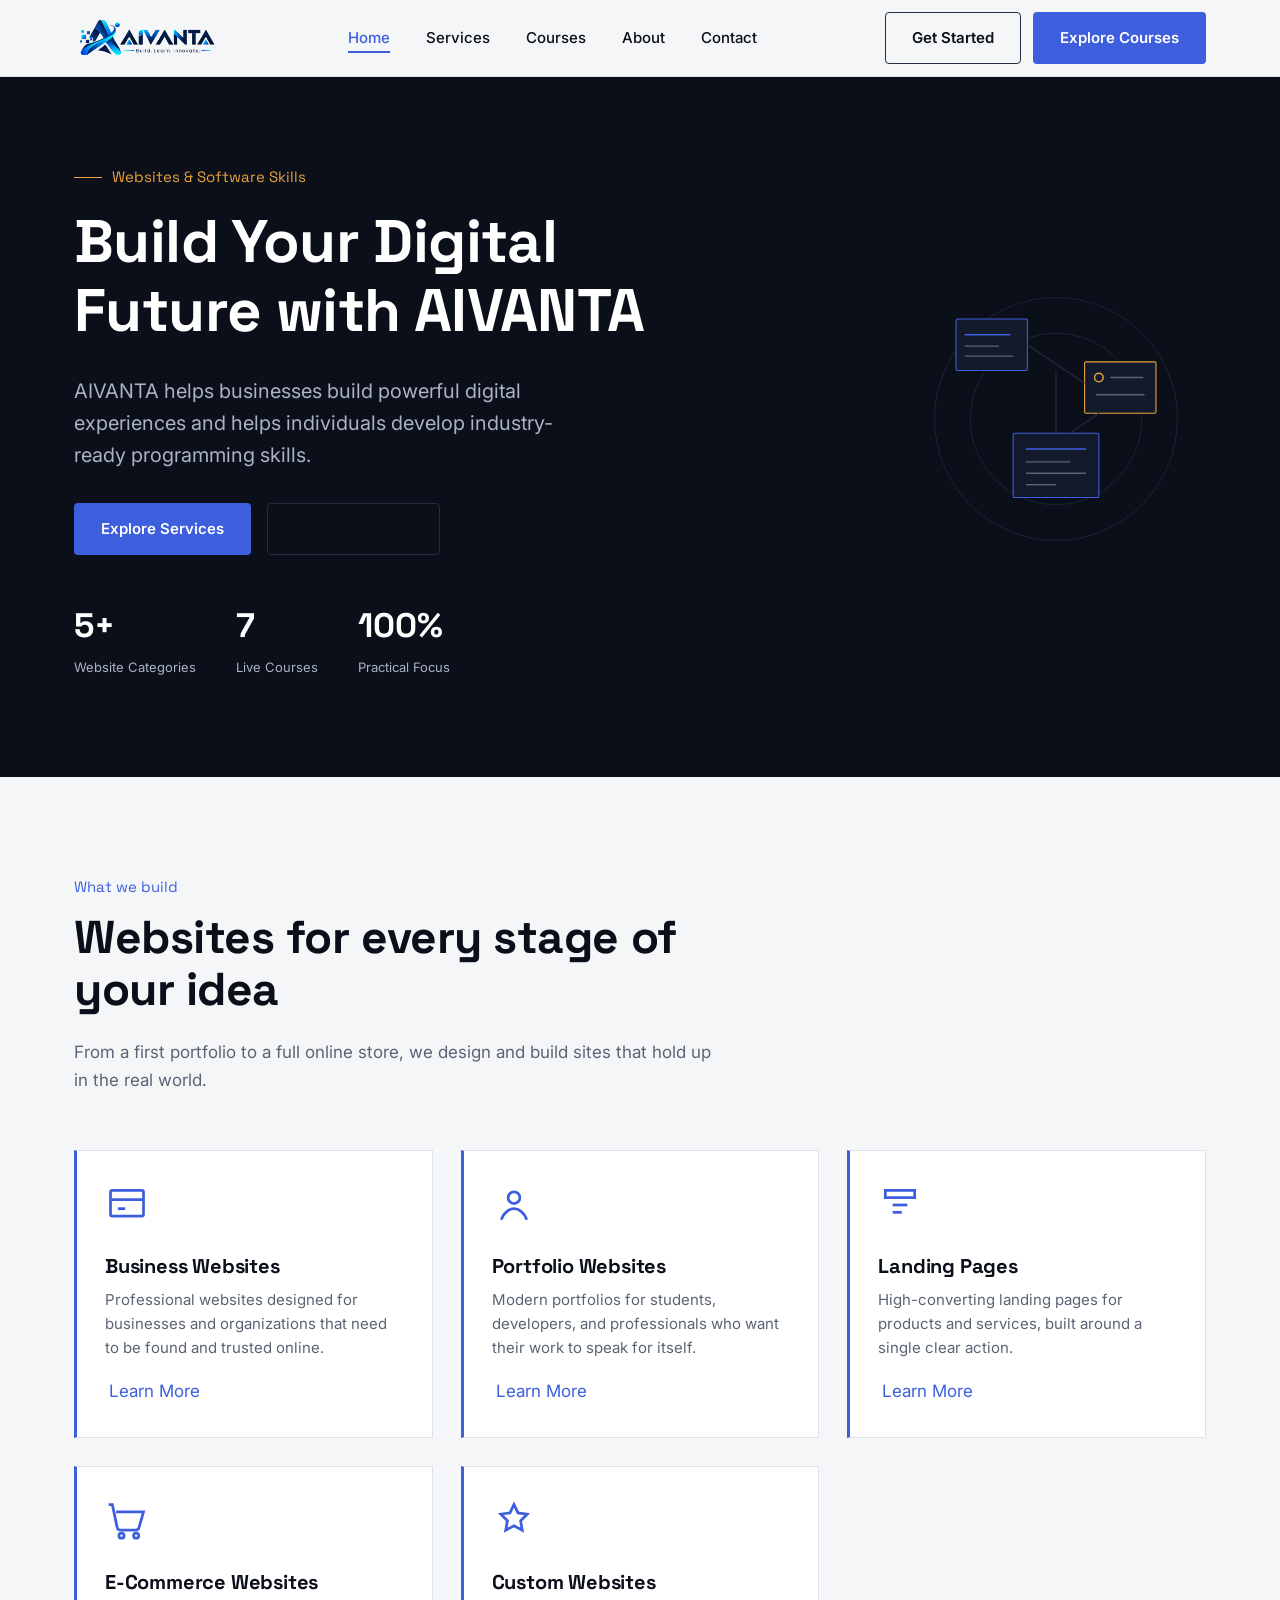
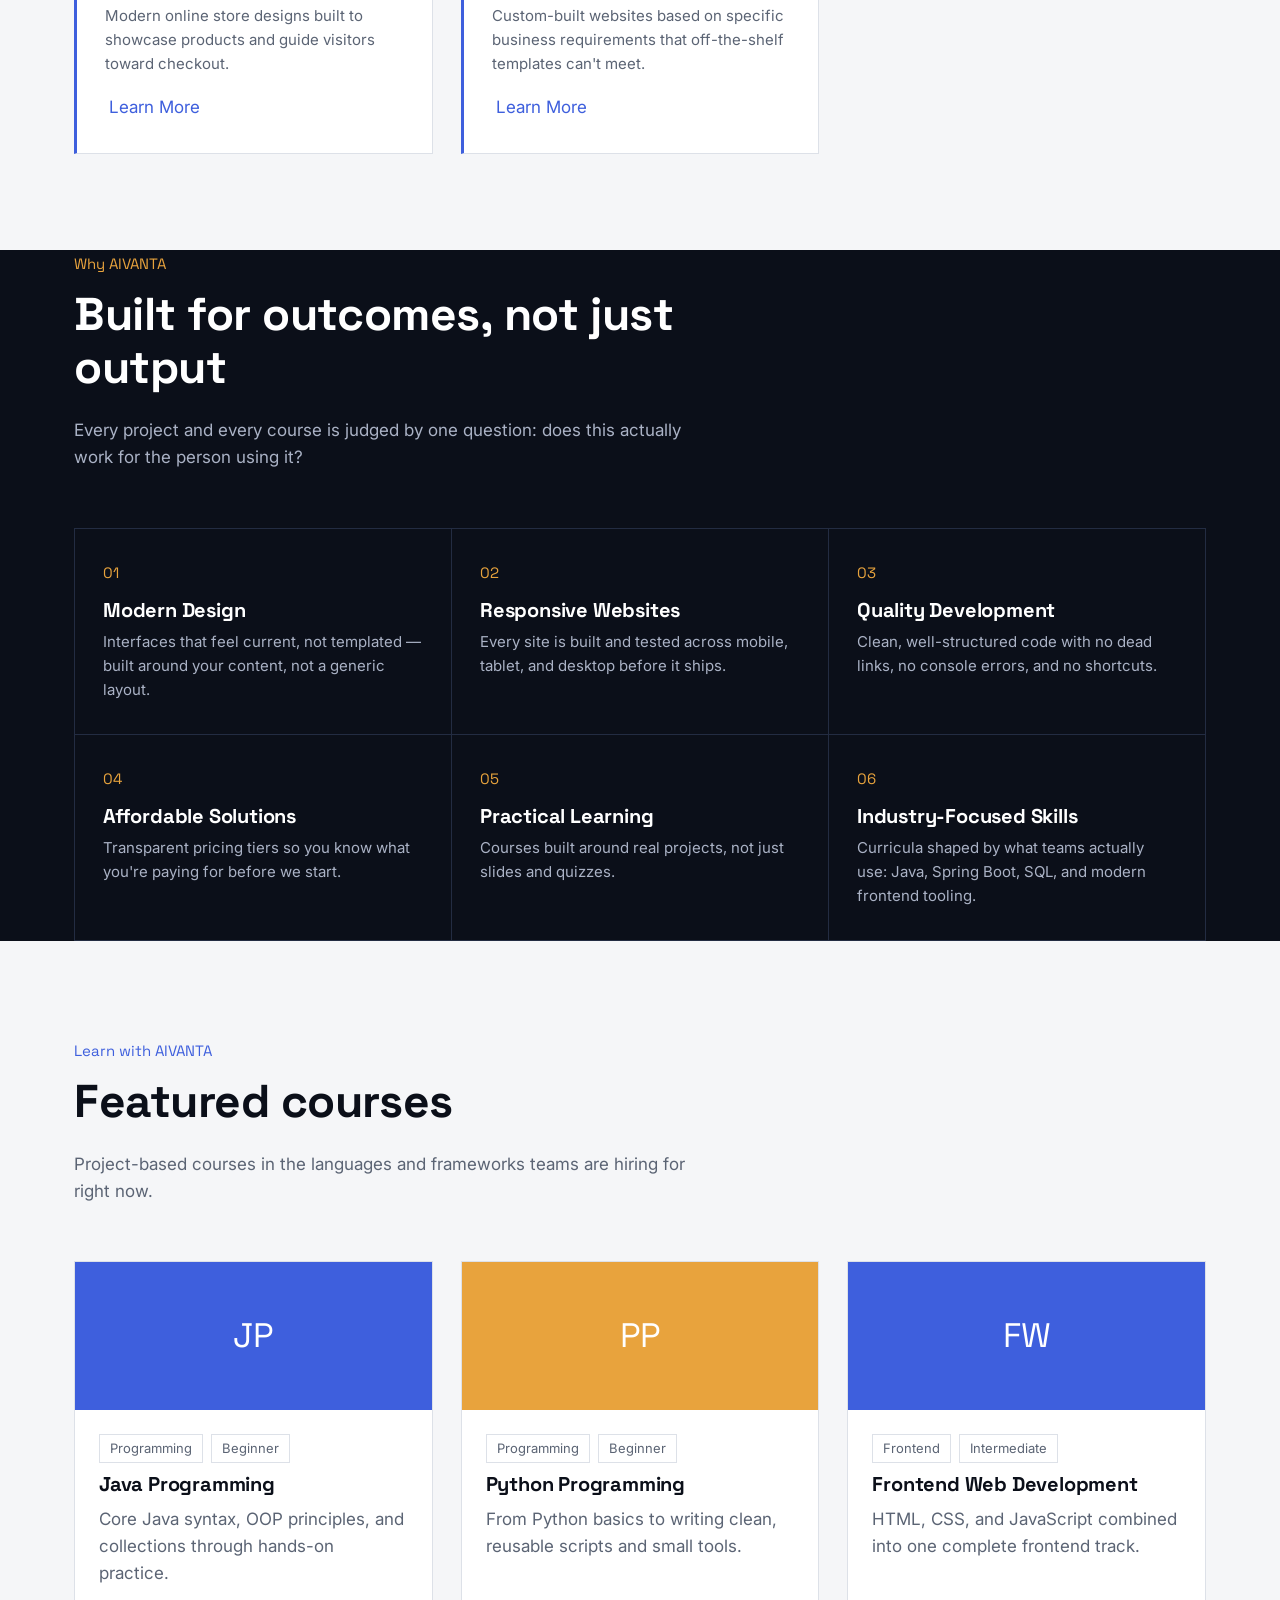
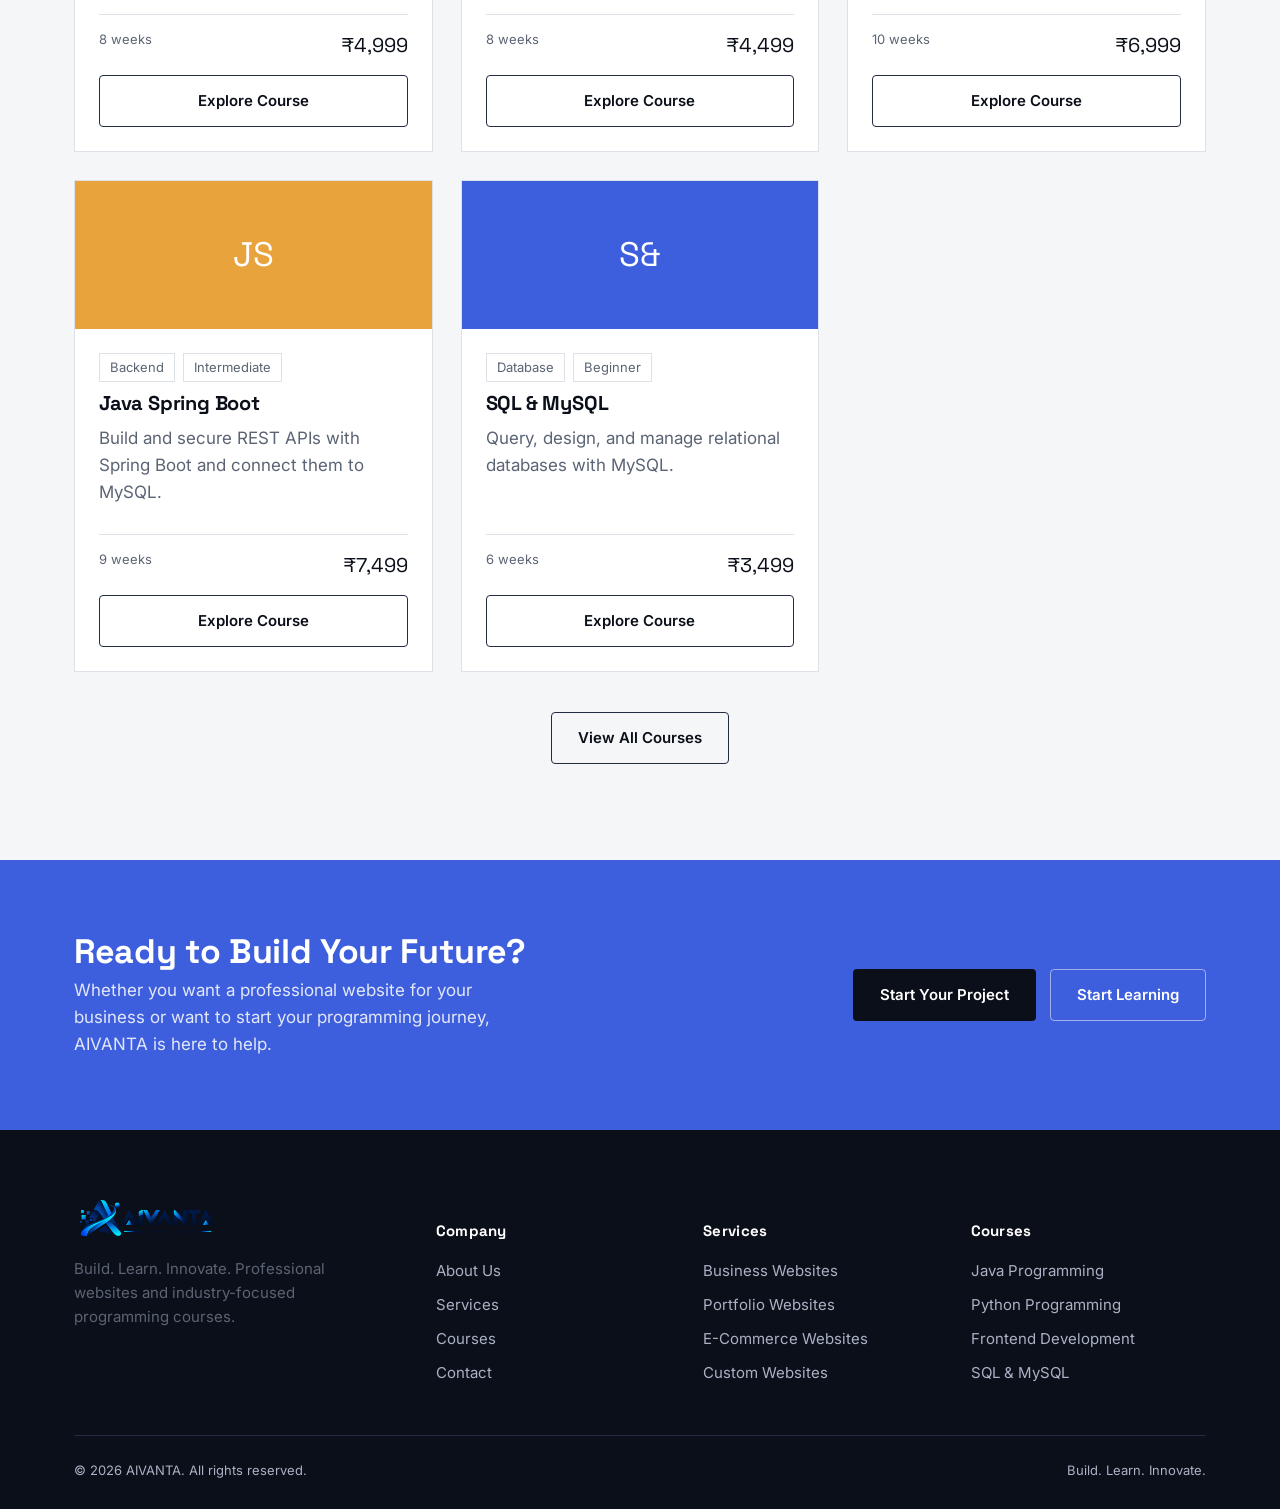
<file: index.html>
<!DOCTYPE html>
<html lang="en">
<head>
  <meta charset="UTF-8" />
  <meta name="viewport" content="width=device-width, initial-scale=1.0" />
  <title>AIVANTA — Build. Learn. Innovate.</title>
  <link rel="icon" type="image/png" href="images/aivanta-logo.png">
  <meta name="description" content="AIVANTA builds professional websites for businesses and individuals, and teaches industry-focused programming courses in Java, Python, frontend development, Spring Boot, and SQL." />
  <meta name="keywords" content="AIVANTA, website development, programming courses, Java, Python, frontend development, Spring Boot, SQL" />
  <link rel="canonical" href="https://aivanta.example.com/" />

  <meta property="og:type" content="website" />
  <meta property="og:title" content="AIVANTA — Build. Learn. Innovate." />
  <meta property="og:description" content="Professional website development and industry-focused programming courses." />
  <meta property="og:url" content="https://aivanta.example.com/" />

  <link rel="preconnect" href="https://fonts.googleapis.com" />
  <link rel="preconnect" href="https://fonts.gstatic.com" crossorigin />
  <link href="https://fonts.googleapis.com/css2?family=Space+Grotesk:wght@500;600;700&family=Inter:wght@400;500;600;700&display=swap" rel="stylesheet" />

  <link rel="stylesheet" href="css/style.css" />
  <link rel="stylesheet" href="css/responsive.css" />
</head>
<body>
  <a class="skip-link" href="#main">Skip to content</a>

  <header class="site-header">
    <nav class="nav container" aria-label="Primary">
      <a href="index.html" class="logo" aria-label="AIVANTA Home">
    <img src="images/aivanta-logo.png" alt="AIVANTA Logo">
</a>
      <ul class="nav-links" id="nav-links">
        <li><a href="index.html" data-page="index.html" class="active">Home</a></li>
        <li><a href="services.html" data-page="services.html">Services</a></li>
        <li><a href="courses.html" data-page="courses.html">Courses</a></li>
        <li><a href="about.html" data-page="about.html">About</a></li>
        <li><a href="contact.html" data-page="contact.html">Contact</a></li>
      </ul>
      <div class="nav-actions">
        <a href="services.html#quote" class="btn btn-outline">Get Started</a>
        <a href="courses.html" class="btn btn-primary">Explore Courses</a>
      </div>
      <button class="nav-toggle" aria-label="Toggle navigation menu" aria-expanded="false" aria-controls="nav-links">
        <span></span><span></span><span></span>
      </button>
    </nav>
  </header>

  <main id="main">
    <!-- HERO -->
    <section class="hero">
      <div class="container hero-grid">
        <div>
          <span class="eyebrow">Websites &amp; Software Skills</span>
          <h1>Build Your Digital Future with AIVANTA</h1>
          <p class="lead">AIVANTA helps businesses build powerful digital experiences and helps individuals develop industry-ready programming skills.</p>
          <div class="hero-actions">
            <a href="services.html" class="btn btn-primary">Explore Services</a>
            <a href="courses.html" class="btn btn-outline">Explore Courses</a>
          </div>
          <div class="hero-stats">
            <div><strong>5+</strong><span>Website Categories</span></div>
            <div><strong>7</strong><span>Live Courses</span></div>
            <div><strong>100%</strong><span>Practical Focus</span></div>
          </div>
        </div>
        <div class="hero-visual" aria-hidden="true">
          <svg viewBox="0 0 420 420" fill="none" xmlns="http://www.w3.org/2000/svg">
            <circle cx="210" cy="210" r="170" stroke="#232c42" stroke-width="1"/>
            <circle cx="210" cy="210" r="120" stroke="#232c42" stroke-width="1"/>
            <g>
              <rect x="70" y="70" width="100" height="72" rx="2" fill="#131a2b" stroke="#3e5fdd" stroke-width="1.5"/>
              <line x1="82" y1="92" x2="146" y2="92" stroke="#3e5fdd" stroke-width="2"/>
              <line x1="82" y1="108" x2="130" y2="108" stroke="#5b6474" stroke-width="2"/>
              <line x1="82" y1="122" x2="150" y2="122" stroke="#5b6474" stroke-width="2"/>
            </g>
            <g>
              <rect x="250" y="130" width="100" height="72" rx="2" fill="#131a2b" stroke="#e8a33d" stroke-width="1.5"/>
              <circle cx="270" cy="152" r="6" stroke="#e8a33d" stroke-width="2"/>
              <line x1="286" y1="152" x2="332" y2="152" stroke="#5b6474" stroke-width="2"/>
              <line x1="266" y1="176" x2="334" y2="176" stroke="#5b6474" stroke-width="2"/>
            </g>
            <g>
              <rect x="150" y="230" width="120" height="90" rx="2" fill="#131a2b" stroke="#3e5fdd" stroke-width="1.5"/>
              <line x1="168" y1="252" x2="252" y2="252" stroke="#3e5fdd" stroke-width="2"/>
              <line x1="168" y1="270" x2="230" y2="270" stroke="#5b6474" stroke-width="2"/>
              <line x1="168" y1="286" x2="252" y2="286" stroke="#5b6474" stroke-width="2"/>
              <line x1="168" y1="302" x2="210" y2="302" stroke="#5b6474" stroke-width="2"/>
            </g>
            <line x1="170" y1="106" x2="250" y2="160" stroke="#232c42" stroke-width="1.5"/>
            <line x1="210" y1="142" x2="210" y2="230" stroke="#232c42" stroke-width="1.5"/>
            <line x1="270" y1="202" x2="230" y2="230" stroke="#232c42" stroke-width="1.5"/>
          </svg>
        </div>
      </div>
    </section>

    <!-- SERVICES -->
    <section class="section" id="services">
      <div class="container">
        <div class="section-head">
          <span class="kicker">What we build</span>
          <h2>Websites for every stage of your idea</h2>
          <p>From a first portfolio to a full online store, we design and build sites that hold up in the real world.</p>
        </div>
        <div class="grid grid-3">
          <article class="card reveal">
            <svg class="icon" viewBox="0 0 24 24" fill="none" stroke="currentColor" stroke-width="1.5"><rect x="3" y="4" width="18" height="14" rx="1"/><path d="M3 9h18"/><path d="M7 14h4"/></svg>
            <h3>Business Websites</h3>
            <p>Professional websites designed for businesses and organizations that need to be found and trusted online.</p>
            <a href="services.html" class="btn-ghost">Learn More</a>
          </article>
          <article class="card reveal">
            <svg class="icon" viewBox="0 0 24 24" fill="none" stroke="currentColor" stroke-width="1.5"><circle cx="12" cy="8" r="3.2"/><path d="M5 20c1.5-4 4.5-6 7-6s5.5 2 7 6"/></svg>
            <h3>Portfolio Websites</h3>
            <p>Modern portfolios for students, developers, and professionals who want their work to speak for itself.</p>
            <a href="services.html" class="btn-ghost">Learn More</a>
          </article>
          <article class="card reveal">
            <svg class="icon" viewBox="0 0 24 24" fill="none" stroke="currentColor" stroke-width="1.5"><path d="M4 4h16v4H4z"/><path d="M8 12h8"/><path d="M8 16h5"/></svg>
            <h3>Landing Pages</h3>
            <p>High-converting landing pages for products and services, built around a single clear action.</p>
            <a href="services.html" class="btn-ghost">Learn More</a>
          </article>
          <article class="card reveal">
            <svg class="icon" viewBox="0 0 24 24" fill="none" stroke="currentColor" stroke-width="1.5"><circle cx="9" cy="20" r="1.4"/><circle cx="17" cy="20" r="1.4"/><path d="M2 3h2l2.6 12.4a2 2 0 0 0 2 1.6h8a2 2 0 0 0 2-1.6L21 7H6"/></svg>
            <h3>E-Commerce Websites</h3>
            <p>Modern online store designs built to showcase products and guide visitors toward checkout.</p>
            <a href="services.html" class="btn-ghost">Learn More</a>
          </article>
          <article class="card reveal">
            <svg class="icon" viewBox="0 0 24 24" fill="none" stroke="currentColor" stroke-width="1.5"><path d="M12 3l2.2 4.6 5 .7-3.6 3.6.9 5.1-4.5-2.4-4.5 2.4.9-5.1L4.8 8.3l5-.7z"/></svg>
            <h3>Custom Websites</h3>
            <p>Custom-built websites based on specific business requirements that off-the-shelf templates can't meet.</p>
            <a href="services.html" class="btn-ghost">Learn More</a>
          </article>
        </div>
      </div>
    </section>

    <!-- WHY CHOOSE AIVANTA -->
    <section class="section--dark">
      <div class="container">
        <div class="section-head">
          <span class="kicker">Why AIVANTA</span>
          <h2 style="color:#fff;">Built for outcomes, not just output</h2>
          <p>Every project and every course is judged by one question: does this actually work for the person using it?</p>
        </div>
      </div>
      <div class="container">
        <div class="feature-row">
          <div class="feature-item reveal">
            <span class="num">01</span>
            <h4>Modern Design</h4>
            <p>Interfaces that feel current, not templated — built around your content, not a generic layout.</p>
          </div>
          <div class="feature-item reveal">
            <span class="num">02</span>
            <h4>Responsive Websites</h4>
            <p>Every site is built and tested across mobile, tablet, and desktop before it ships.</p>
          </div>
          <div class="feature-item reveal">
            <span class="num">03</span>
            <h4>Quality Development</h4>
            <p>Clean, well-structured code with no dead links, no console errors, and no shortcuts.</p>
          </div>
          <div class="feature-item reveal">
            <span class="num">04</span>
            <h4>Affordable Solutions</h4>
            <p>Transparent pricing tiers so you know what you're paying for before we start.</p>
          </div>
          <div class="feature-item reveal">
            <span class="num">05</span>
            <h4>Practical Learning</h4>
            <p>Courses built around real projects, not just slides and quizzes.</p>
          </div>
          <div class="feature-item reveal">
            <span class="num">06</span>
            <h4>Industry-Focused Skills</h4>
            <p>Curricula shaped by what teams actually use: Java, Spring Boot, SQL, and modern frontend tooling.</p>
          </div>
        </div>
      </div>
    </section>

    <!-- FEATURED COURSES -->
    <section class="section" id="courses">
      <div class="container">
        <div class="section-head">
          <span class="kicker">Learn with AIVANTA</span>
          <h2>Featured courses</h2>
          <p>Project-based courses in the languages and frameworks teams are hiring for right now.</p>
        </div>
        <div class="grid grid-3" id="featured-courses">
          <!-- Rendered by js/courses.js -->
        </div>
        <div class="text-center" style="margin-top:40px;">
          <a href="courses.html" class="btn btn-outline">View All Courses</a>
        </div>
      </div>
    </section>

    <!-- CTA -->
    <section class="cta-band">
      <div class="container cta-band-inner">
        <div>
          <h2>Ready to Build Your Future?</h2>
          <p>Whether you want a professional website for your business or want to start your programming journey, AIVANTA is here to help.</p>
        </div>
        <div class="cta-actions">
          <a href="services.html#quote" class="btn btn-primary">Start Your Project</a>
          <a href="courses.html" class="btn btn-outline">Start Learning</a>
        </div>
      </div>
    </section>
  </main>

  <footer class="site-footer">
    <div class="container">
      <div class="footer-grid">
        <div class="footer-brand">
         <a href="index.html" class="logo" aria-label="AIVANTA Home">
    <img src="images/aivanta-logo.png" alt="AIVANTA Logo">
</a>
          <p>Build. Learn. Innovate. Professional websites and industry-focused programming courses.</p>
        </div>
        <div>
          <h5>Company</h5>
          <ul>
            <li><a href="about.html">About Us</a></li>
            <li><a href="services.html">Services</a></li>
            <li><a href="courses.html">Courses</a></li>
            <li><a href="contact.html">Contact</a></li>
          </ul>
        </div>
        <div>
          <h5>Services</h5>
          <ul>
            <li><a href="services.html">Business Websites</a></li>
            <li><a href="services.html">Portfolio Websites</a></li>
            <li><a href="services.html">E-Commerce Websites</a></li>
            <li><a href="services.html">Custom Websites</a></li>
          </ul>
        </div>
        <div>
          <h5>Courses</h5>
          <ul>
            <li><a href="courses.html">Java Programming</a></li>
            <li><a href="courses.html">Python Programming</a></li>
            <li><a href="courses.html">Frontend Development</a></li>
            <li><a href="courses.html">SQL &amp; MySQL</a></li>
          </ul>
        </div>
      </div>
      <div class="footer-bottom">
        <span>&copy; <span id="year"></span> AIVANTA. All rights reserved.</span>
        <span>Build. Learn. Innovate.</span>
      </div>
    </div>
  </footer>

  <button class="back-to-top" aria-label="Back to top">
    <svg width="18" height="18" viewBox="0 0 24 24" fill="none" stroke="currentColor" stroke-width="2"><path d="M12 19V5"/><path d="M5 12l7-7 7 7"/></svg>
  </button>

  <script src="js/main.js"></script>
  <script src="js/courses.js"></script>
  <script src="js/forms.js"></script>
</body>
</html>
</file>
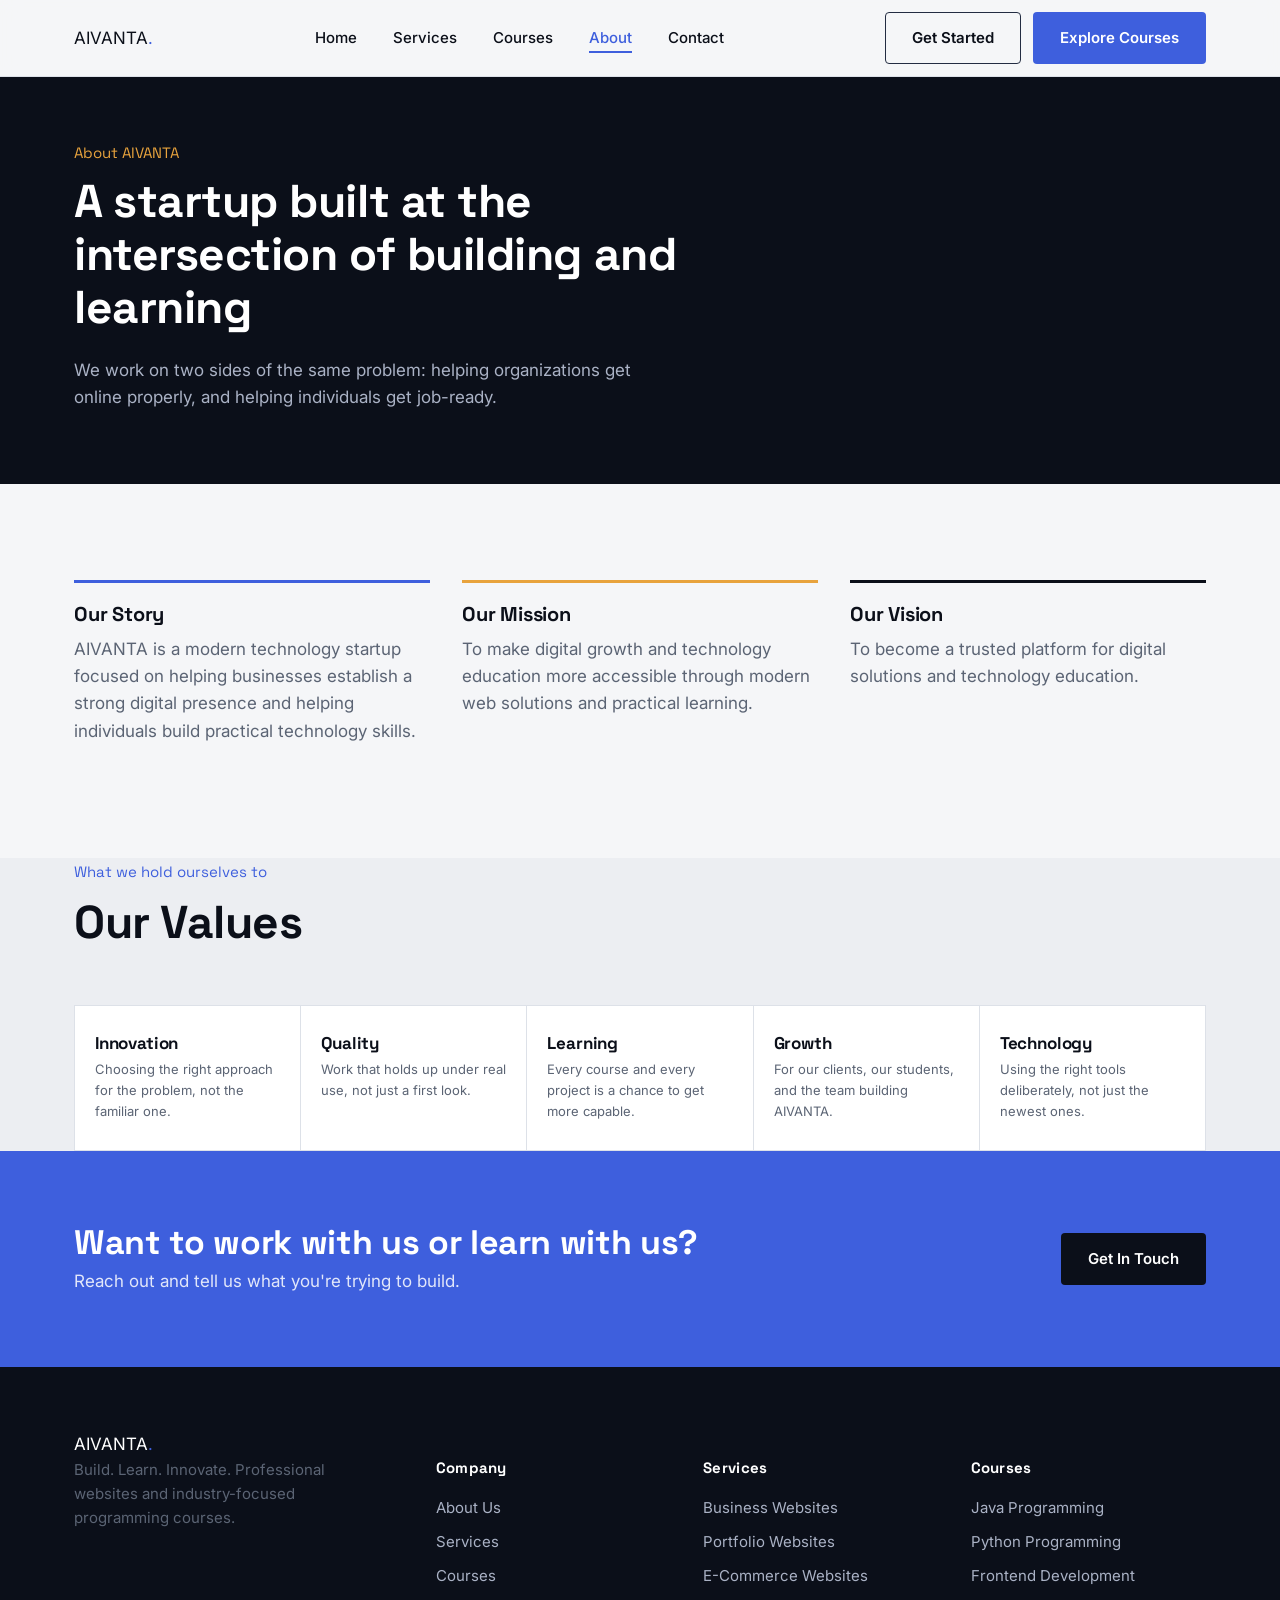
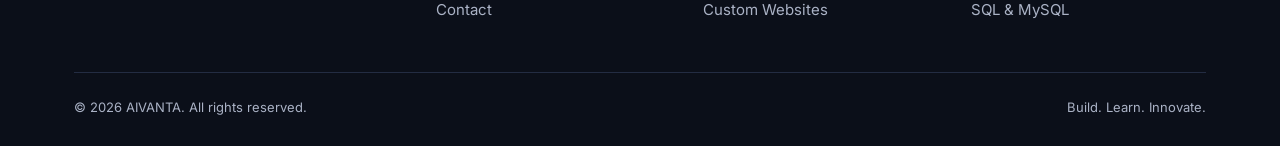
<file: about.html>
<!DOCTYPE html>
<html lang="en">
<head>
  <meta charset="UTF-8" />
  <meta name="viewport" content="width=device-width, initial-scale=1.0" />
  <title>About Us — AIVANTA</title>
  <meta name="description" content="AIVANTA's story, mission, and vision — a technology startup helping businesses build a digital presence and individuals build practical programming skills." />
  <link rel="canonical" href="https://aivanta.example.com/about.html" />
  <meta property="og:type" content="website" />
  <meta property="og:title" content="About Us — AIVANTA" />
  <meta property="og:description" content="Our story, mission, vision, and values." />

  <link rel="preconnect" href="https://fonts.googleapis.com" />
  <link rel="preconnect" href="https://fonts.gstatic.com" crossorigin />
  <link href="https://fonts.googleapis.com/css2?family=Space+Grotesk:wght@500;600;700&family=Inter:wght@400;500;600;700&display=swap" rel="stylesheet" />

  <link rel="stylesheet" href="css/style.css" />
  <link rel="stylesheet" href="css/responsive.css" />
</head>
<body>
  <a class="skip-link" href="#main">Skip to content</a>

  <header class="site-header">
    <nav class="nav container" aria-label="Primary">
      <a href="index.html" class="logo">AIVANTA<span class="dot">.</span></a>
      <ul class="nav-links" id="nav-links">
        <li><a href="index.html" data-page="index.html">Home</a></li>
        <li><a href="services.html" data-page="services.html">Services</a></li>
        <li><a href="courses.html" data-page="courses.html">Courses</a></li>
        <li><a href="about.html" data-page="about.html" class="active">About</a></li>
        <li><a href="contact.html" data-page="contact.html">Contact</a></li>
      </ul>
      <div class="nav-actions">
        <a href="services.html#quote" class="btn btn-outline">Get Started</a>
        <a href="courses.html" class="btn btn-primary">Explore Courses</a>
      </div>
      <button class="nav-toggle" aria-label="Toggle navigation menu" aria-expanded="false" aria-controls="nav-links">
        <span></span><span></span><span></span>
      </button>
    </nav>
  </header>

  <main id="main">
    <section class="page-hero">
      <div class="container">
        <span class="kicker">About AIVANTA</span>
        <h1>A startup built at the intersection of building and learning</h1>
        <p>We work on two sides of the same problem: helping organizations get online properly, and helping individuals get job-ready.</p>
      </div>
    </section>

    <section class="section">
      <div class="container">
        <div class="story-grid">
          <div class="story-card reveal">
            <h3>Our Story</h3>
            <p>AIVANTA is a modern technology startup focused on helping businesses establish a strong digital presence and helping individuals build practical technology skills.</p>
          </div>
          <div class="story-card reveal">
            <h3>Our Mission</h3>
            <p>To make digital growth and technology education more accessible through modern web solutions and practical learning.</p>
          </div>
          <div class="story-card reveal">
            <h3>Our Vision</h3>
            <p>To become a trusted platform for digital solutions and technology education.</p>
          </div>
        </div>
      </div>
    </section>

    <section class="section--dim">
      <div class="container">
        <div class="section-head">
          <span class="kicker">What we hold ourselves to</span>
          <h2>Our Values</h2>
        </div>
        <div class="values-grid">
          <div class="value-item reveal">
            <h4>Innovation</h4>
            <p>Choosing the right approach for the problem, not the familiar one.</p>
          </div>
          <div class="value-item reveal">
            <h4>Quality</h4>
            <p>Work that holds up under real use, not just a first look.</p>
          </div>
          <div class="value-item reveal">
            <h4>Learning</h4>
            <p>Every course and every project is a chance to get more capable.</p>
          </div>
          <div class="value-item reveal">
            <h4>Growth</h4>
            <p>For our clients, our students, and the team building AIVANTA.</p>
          </div>
          <div class="value-item reveal">
            <h4>Technology</h4>
            <p>Using the right tools deliberately, not just the newest ones.</p>
          </div>
        </div>
      </div>
    </section>

    <section class="cta-band">
      <div class="container cta-band-inner">
        <div>
          <h2>Want to work with us or learn with us?</h2>
          <p>Reach out and tell us what you're trying to build.</p>
        </div>
        <div class="cta-actions">
          <a href="contact.html" class="btn btn-primary">Get In Touch</a>
        </div>
      </div>
    </section>
  </main>

  <footer class="site-footer">
    <div class="container">
      <div class="footer-grid">
        <div class="footer-brand">
          <a href="index.html" class="logo">AIVANTA<span class="dot">.</span></a>
          <p>Build. Learn. Innovate. Professional websites and industry-focused programming courses.</p>
        </div>
        <div>
          <h5>Company</h5>
          <ul>
            <li><a href="about.html">About Us</a></li>
            <li><a href="services.html">Services</a></li>
            <li><a href="courses.html">Courses</a></li>
            
            <li><a href="contact.html">Contact</a></li>
          </ul>
        </div>
        <div>
          <h5>Services</h5>
          <ul>
            <li><a href="services.html">Business Websites</a></li>
            <li><a href="services.html">Portfolio Websites</a></li>
            <li><a href="services.html">E-Commerce Websites</a></li>
            <li><a href="services.html">Custom Websites</a></li>
          </ul>
        </div>
        <div>
          <h5>Courses</h5>
          <ul>
            <li><a href="courses.html">Java Programming</a></li>
            <li><a href="courses.html">Python Programming</a></li>
            <li><a href="courses.html">Frontend Development</a></li>
            <li><a href="courses.html">SQL &amp; MySQL</a></li>
          </ul>
        </div>
      </div>
      <div class="footer-bottom">
        <span>&copy; <span id="year"></span> AIVANTA. All rights reserved.</span>
        <span>Build. Learn. Innovate.</span>
      </div>
    </div>
  </footer>

  <button class="back-to-top" aria-label="Back to top">
    <svg width="18" height="18" viewBox="0 0 24 24" fill="none" stroke="currentColor" stroke-width="2"><path d="M12 19V5"/><path d="M5 12l7-7 7 7"/></svg>
  </button>

  <script src="js/main.js"></script>
  <script src="js/courses.js"></script>
  <script src="js/forms.js"></script>
</body>
</html>
</file>
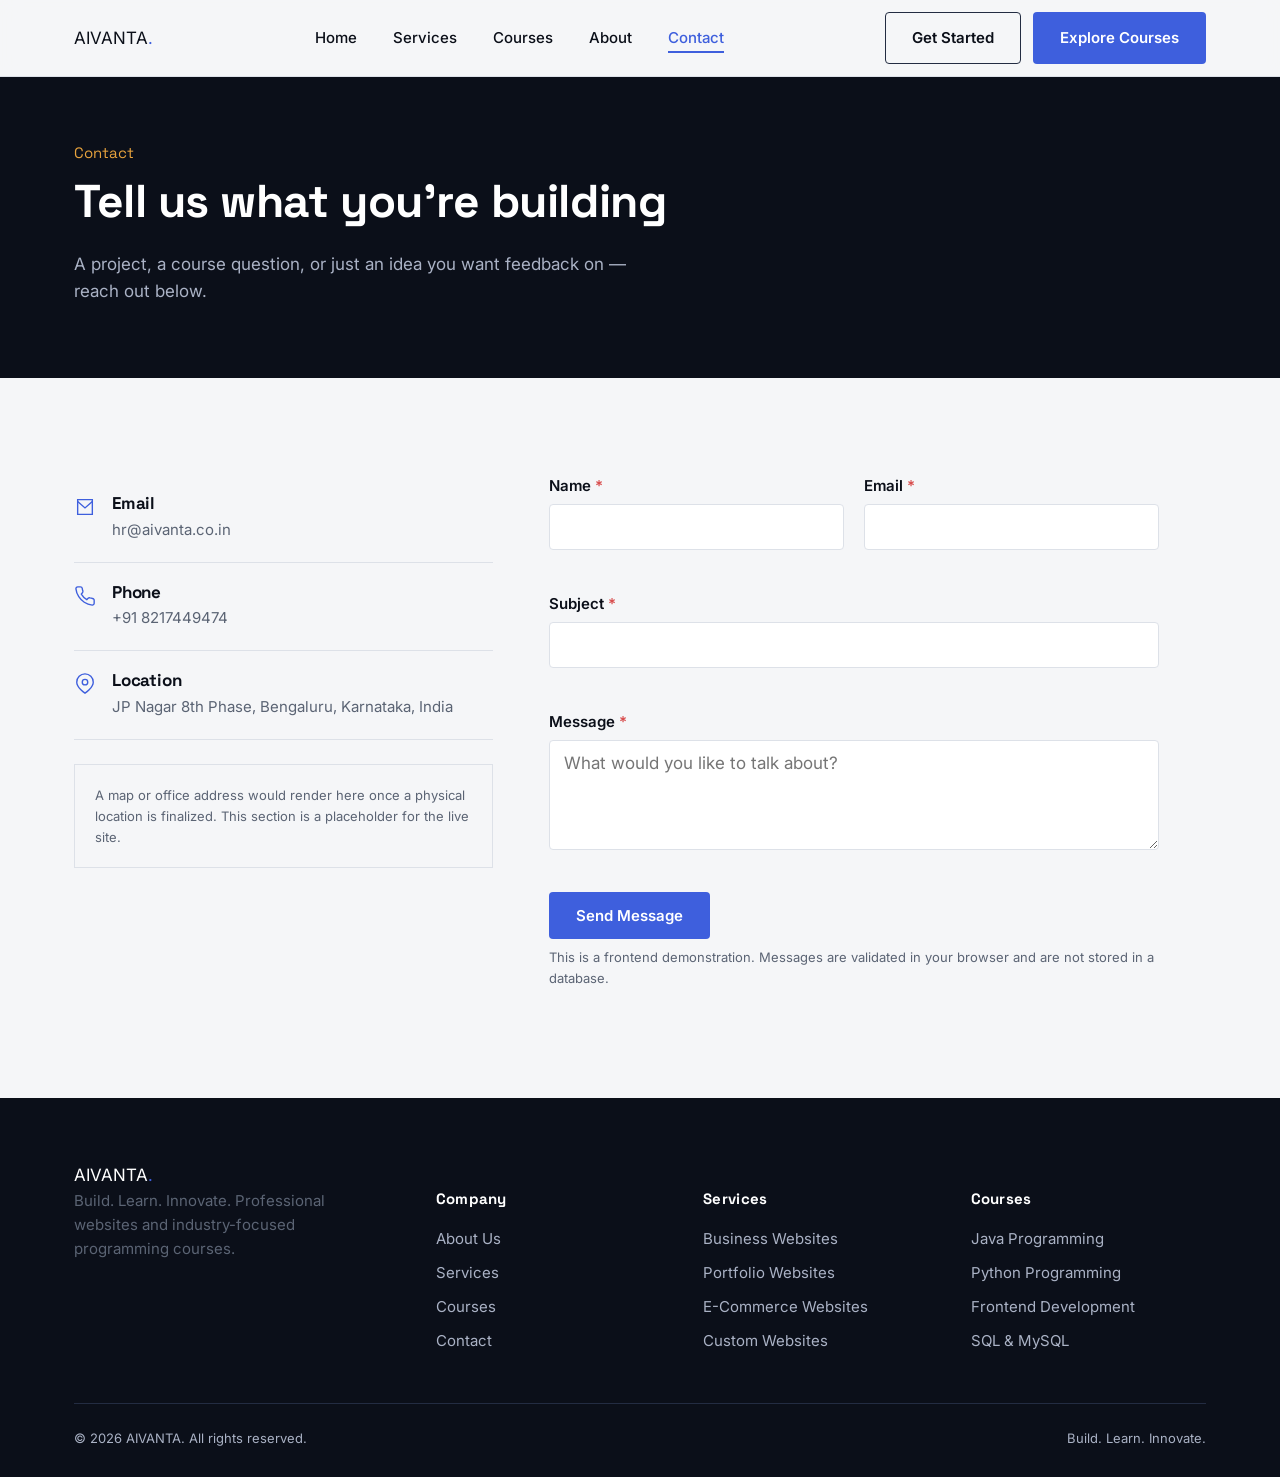
<file: contact.html>
<!DOCTYPE html>
<html lang="en">
<head>
  <meta charset="UTF-8" />
  <meta name="viewport" content="width=device-width, initial-scale=1.0" />
  <title>Contact — AIVANTA</title>
  <meta name="description" content="Get in touch with AIVANTA about a website project or a programming course." />
  <link rel="canonical" href="https://aivanta.example.com/contact.html" />
  <meta property="og:type" content="website" />
  <meta property="og:title" content="Contact — AIVANTA" />
  <meta property="og:description" content="Get in touch about a website project or a course." />

  <link rel="preconnect" href="https://fonts.googleapis.com" />
  <link rel="preconnect" href="https://fonts.gstatic.com" crossorigin />
  <link href="https://fonts.googleapis.com/css2?family=Space+Grotesk:wght@500;600;700&family=Inter:wght@400;500;600;700&display=swap" rel="stylesheet" />

  <link rel="stylesheet" href="css/style.css" />
  <link rel="stylesheet" href="css/responsive.css" />
</head>
<body>
  <a class="skip-link" href="#main">Skip to content</a>

  <header class="site-header">
    <nav class="nav container" aria-label="Primary">
      <a href="index.html" class="logo">AIVANTA<span class="dot">.</span></a>
      <ul class="nav-links" id="nav-links">
        <li><a href="index.html" data-page="index.html">Home</a></li>
        <li><a href="services.html" data-page="services.html">Services</a></li>
        <li><a href="courses.html" data-page="courses.html">Courses</a></li>
        <li><a href="about.html" data-page="about.html">About</a></li>
        <li><a href="contact.html" data-page="contact.html" class="active">Contact</a></li>
      </ul>
      <div class="nav-actions">
        <a href="services.html#quote" class="btn btn-outline">Get Started</a>
        <a href="courses.html" class="btn btn-primary">Explore Courses</a>
      </div>
      <button class="nav-toggle" aria-label="Toggle navigation menu" aria-expanded="false" aria-controls="nav-links">
        <span></span><span></span><span></span>
      </button>
    </nav>
  </header>

  <main id="main">
    <section class="page-hero">
      <div class="container">
        <span class="kicker">Contact</span>
        <h1>Tell us what you're building</h1>
        <p>A project, a course question, or just an idea you want feedback on — reach out below.</p>
      </div>
    </section>

    <section class="section">
      <div class="container contact-grid">
        <div>
          <div class="contact-info-item reveal">
            <svg class="icon" viewBox="0 0 24 24" fill="none" stroke="currentColor" stroke-width="1.5"><path d="M4 4h16v16H4z"/><path d="M4 6l8 7 8-7"/></svg>
            <div>
              <h4>Email</h4>
              <p>hr@aivanta.co.in</p>
            </div>
          </div>
          <div class="contact-info-item reveal">
            <svg class="icon" viewBox="0 0 24 24" fill="none" stroke="currentColor" stroke-width="1.5"><path d="M22 16.9v3a2 2 0 0 1-2.2 2 19.8 19.8 0 0 1-8.6-3.1 19.5 19.5 0 0 1-6-6A19.8 19.8 0 0 1 2.1 4.2 2 2 0 0 1 4 2h3a2 2 0 0 1 2 1.7c.1.9.3 1.8.6 2.7a2 2 0 0 1-.4 2.1L8 9.9a16 16 0 0 0 6 6l1.4-1.4a2 2 0 0 1 2.1-.4c.9.3 1.8.5 2.7.6A2 2 0 0 1 22 16.9z"/></svg>
            <div>
              <h4>Phone</h4>
              <p>+91 8217449474</p>
            </div>
          </div>
          <div class="contact-info-item reveal">
            <svg class="icon" viewBox="0 0 24 24" fill="none" stroke="currentColor" stroke-width="1.5"><path d="M21 10c0 6-9 12-9 12s-9-6-9-12a9 9 0 0 1 18 0z"/><circle cx="12" cy="10" r="3"/></svg>
            <div>
              <h4>Location</h4>
              <p>JP Nagar 8th Phase, Bengaluru, Karnataka, India</p>
            </div>
          </div>
          <div class="map-block">
            A map or office address would render here once a physical location is finalized. This section is a placeholder for the live site.
          </div>
        </div>

        <div>
          <div class="form-success">
            <svg viewBox="0 0 24 24" fill="none" stroke="currentColor" stroke-width="2"><path d="M20 6L9 17l-5-5"/></svg>
            <span>Your message has been prepared successfully. We'll get back to you soon.</span>
          </div>

          <form id="contact-form" novalidate>
            <div class="form-grid">
              <div class="field">
                <label for="contact-name">Name <span class="req">*</span></label>
                <input type="text" id="contact-name" name="name" required />
                <span class="error-msg"></span>
              </div>
              <div class="field">
                <label for="contact-email">Email <span class="req">*</span></label>
                <input type="email" id="contact-email" name="email" required />
                <span class="error-msg"></span>
              </div>
              <div class="field full">
                <label for="contact-subject">Subject <span class="req">*</span></label>
                <input type="text" id="contact-subject" name="subject" required />
                <span class="error-msg"></span>
              </div>
              <div class="field full">
                <label for="contact-message">Message <span class="req">*</span></label>
                <textarea id="contact-message" name="message" required placeholder="What would you like to talk about?"></textarea>
                <span class="error-msg"></span>
              </div>
            </div>
            <button type="submit" class="btn btn-primary" style="margin-top:20px;">Send Message</button>
            <p class="form-note">This is a frontend demonstration. Messages are validated in your browser and are not stored in a database.</p>
          </form>
        </div>
      </div>
    </section>
  </main>

  <footer class="site-footer">
    <div class="container">
      <div class="footer-grid">
        <div class="footer-brand">
          <a href="index.html" class="logo">AIVANTA<span class="dot">.</span></a>
          <p>Build. Learn. Innovate. Professional websites and industry-focused programming courses.</p>
        </div>
        <div>
          <h5>Company</h5>
          <ul>
            <li><a href="about.html">About Us</a></li>
            <li><a href="services.html">Services</a></li>
            <li><a href="courses.html">Courses</a></li>
            <li><a href="contact.html">Contact</a></li>
          </ul>
        </div>
        <div>
          <h5>Services</h5>
          <ul>
            <li><a href="services.html">Business Websites</a></li>
            <li><a href="services.html">Portfolio Websites</a></li>
            <li><a href="services.html">E-Commerce Websites</a></li>
            <li><a href="services.html">Custom Websites</a></li>
          </ul>
        </div>
        <div>
          <h5>Courses</h5>
          <ul>
            <li><a href="courses.html">Java Programming</a></li>
            <li><a href="courses.html">Python Programming</a></li>
            <li><a href="courses.html">Frontend Development</a></li>
            <li><a href="courses.html">SQL &amp; MySQL</a></li>
          </ul>
        </div>
      </div>
      <div class="footer-bottom">
        <span>&copy; <span id="year"></span> AIVANTA. All rights reserved.</span>
        <span>Build. Learn. Innovate.</span>
      </div>
    </div>
  </footer>

  <button class="back-to-top" aria-label="Back to top">
    <svg width="18" height="18" viewBox="0 0 24 24" fill="none" stroke="currentColor" stroke-width="2"><path d="M12 19V5"/><path d="M5 12l7-7 7 7"/></svg>
  </button>

  <script src="js/main.js"></script>
  <script src="js/courses.js"></script>
  <script src="js/forms.js"></script>
</body>
</html>
</file>
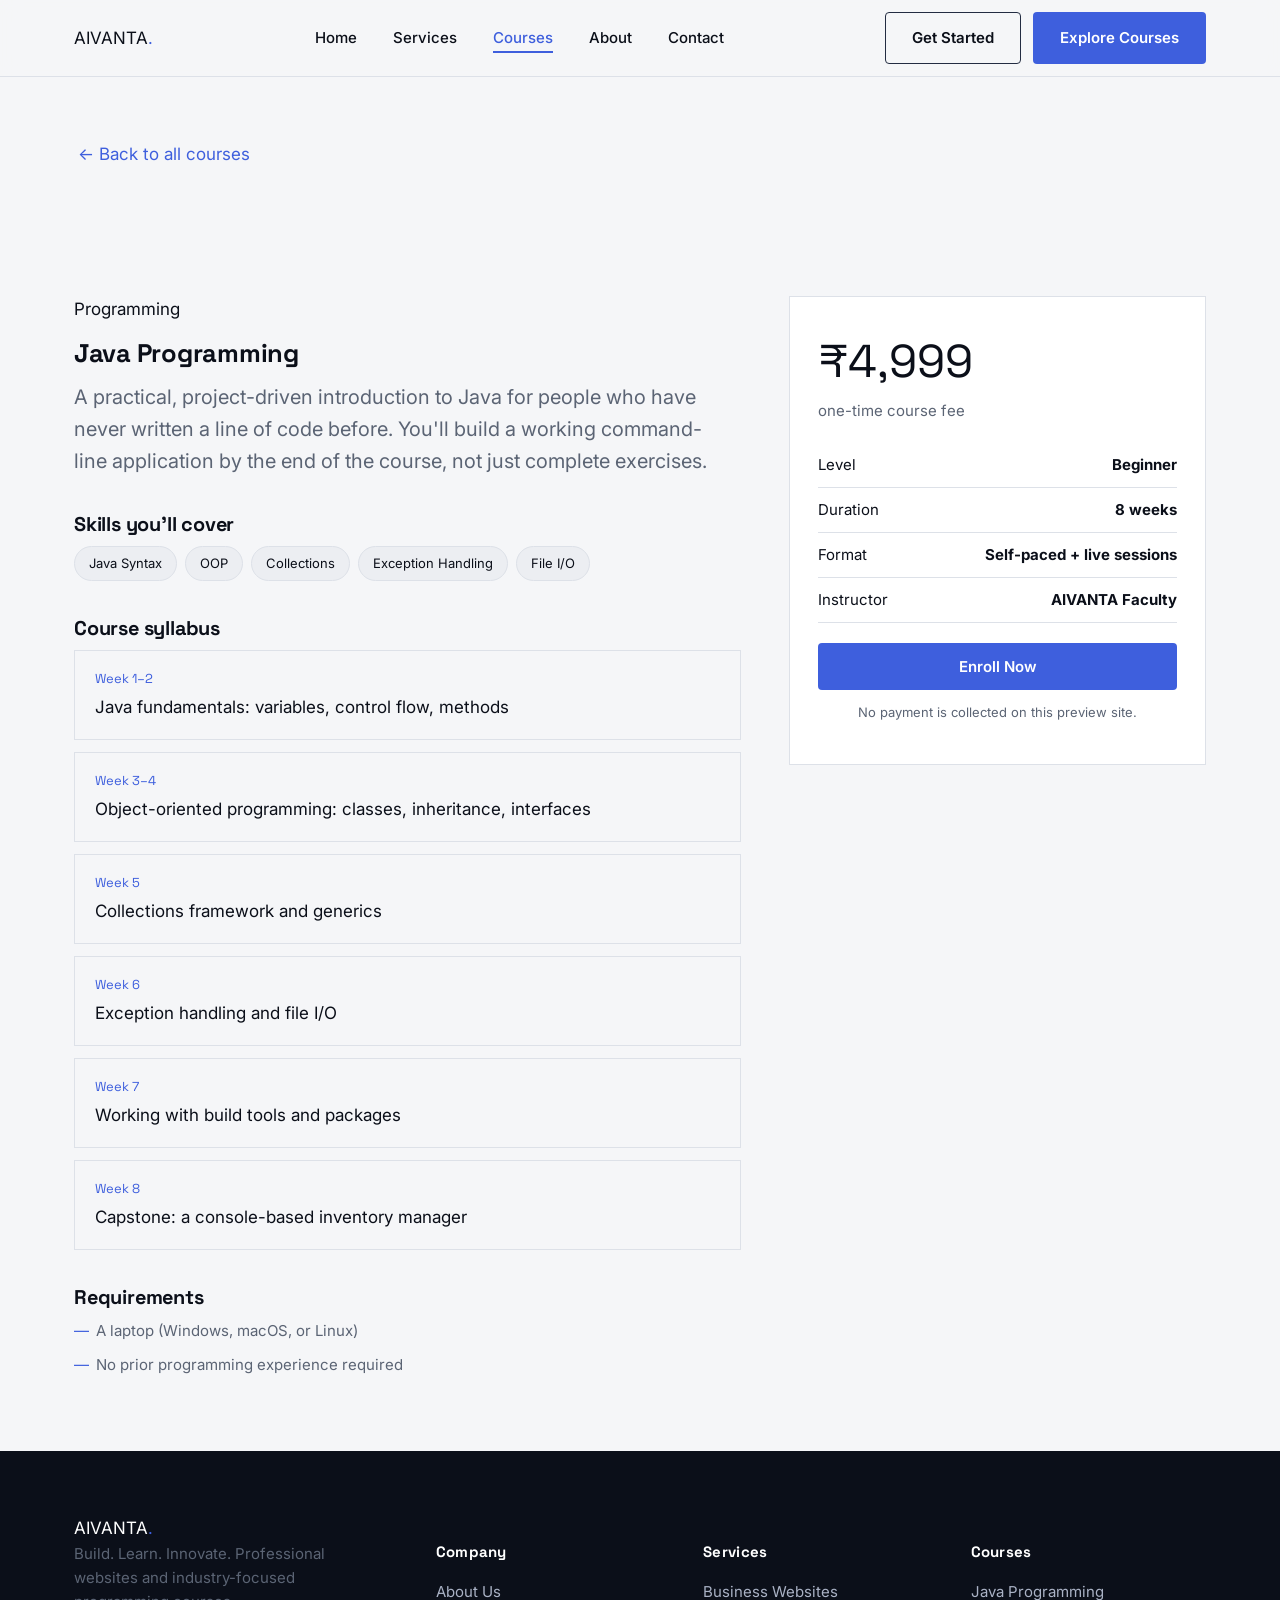
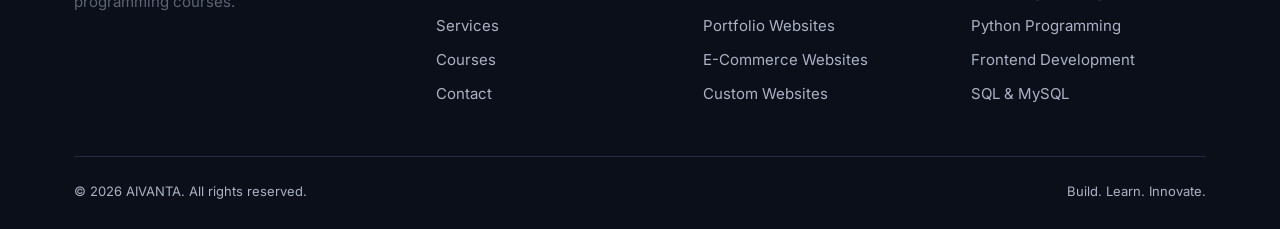
<file: course-details.html>
<!DOCTYPE html>
<html lang="en">
<head>
  <meta charset="UTF-8" />
  <meta name="viewport" content="width=device-width, initial-scale=1.0" />
  <title>Course Details — AIVANTA</title>
  <meta name="description" content="Course details, syllabus, skills covered, and requirements for AIVANTA's programming courses." />
  <link rel="canonical" href="https://aivanta.example.com/course-details.html" />
  <meta property="og:type" content="website" />
  <meta property="og:title" content="Course Details — AIVANTA" />

  <link rel="preconnect" href="https://fonts.googleapis.com" />
  <link rel="preconnect" href="https://fonts.gstatic.com" crossorigin />
  <link href="https://fonts.googleapis.com/css2?family=Space+Grotesk:wght@500;600;700&family=Inter:wght@400;500;600;700&display=swap" rel="stylesheet" />

  <link rel="stylesheet" href="css/style.css" />
  <link rel="stylesheet" href="css/responsive.css" />
</head>
<body>
  <a class="skip-link" href="#main">Skip to content</a>

  <header class="site-header">
    <nav class="nav container" aria-label="Primary">
      <a href="index.html" class="logo">AIVANTA<span class="dot">.</span></a>
      <ul class="nav-links" id="nav-links">
        <li><a href="index.html" data-page="index.html">Home</a></li>
        <li><a href="services.html" data-page="services.html">Services</a></li>
        <li><a href="courses.html" data-page="courses.html" class="active">Courses</a></li>
        <li><a href="about.html" data-page="about.html">About</a></li>
        <li><a href="contact.html" data-page="contact.html">Contact</a></li>
      </ul>
      <div class="nav-actions">
        <a href="services.html#quote" class="btn btn-outline">Get Started</a>
        <a href="courses.html" class="btn btn-primary">Explore Courses</a>
      </div>
      <button class="nav-toggle" aria-label="Toggle navigation menu" aria-expanded="false" aria-controls="nav-links">
        <span></span><span></span><span></span>
      </button>
    </nav>
  </header>

  <main id="main">
    <section class="section--tight">
      <div class="container">
        <a href="courses.html" class="btn-ghost">&larr; Back to all courses</a>
      </div>
    </section>

    <section class="section--tight">
      <div class="container" id="course-detail-mount">
        <!-- Rendered by js/courses.js based on ?slug= -->
      </div>
    </section>
  </main>

  <footer class="site-footer">
    <div class="container">
      <div class="footer-grid">
        <div class="footer-brand">
          <a href="index.html" class="logo">AIVANTA<span class="dot">.</span></a>
          <p>Build. Learn. Innovate. Professional websites and industry-focused programming courses.</p>
        </div>
        <div>
          <h5>Company</h5>
          <ul>
            <li><a href="about.html">About Us</a></li>
            <li><a href="services.html">Services</a></li>
            <li><a href="courses.html">Courses</a></li>
            <li><a href="contact.html">Contact</a></li>
          </ul>
        </div>
        <div>
          <h5>Services</h5>
          <ul>
            <li><a href="services.html">Business Websites</a></li>
            <li><a href="services.html">Portfolio Websites</a></li>
            <li><a href="services.html">E-Commerce Websites</a></li>
            <li><a href="services.html">Custom Websites</a></li>
          </ul>
        </div>
        <div>
          <h5>Courses</h5>
          <ul>
            <li><a href="course-details.html?slug=java-programming">Java Programming</a></li>
            <li><a href="course-details.html?slug=python-programming">Python Programming</a></li>
            <li><a href="course-details.html?slug=frontend-web-development">Frontend Development</a></li>
            <li><a href="course-details.html?slug=sql-mysql">SQL &amp; MySQL</a></li>
          </ul>
        </div>
      </div>
      <div class="footer-bottom">
        <span>&copy; <span id="year"></span> AIVANTA. All rights reserved.</span>
        <span>Build. Learn. Innovate.</span>
      </div>
    </div>
  </footer>

  <button class="back-to-top" aria-label="Back to top">
    <svg width="18" height="18" viewBox="0 0 24 24" fill="none" stroke="currentColor" stroke-width="2"><path d="M12 19V5"/><path d="M5 12l7-7 7 7"/></svg>
  </button>

  <script src="js/main.js"></script>
  <script src="js/courses.js"></script>
  <script src="js/forms.js"></script>
</body>
</html>
</file>
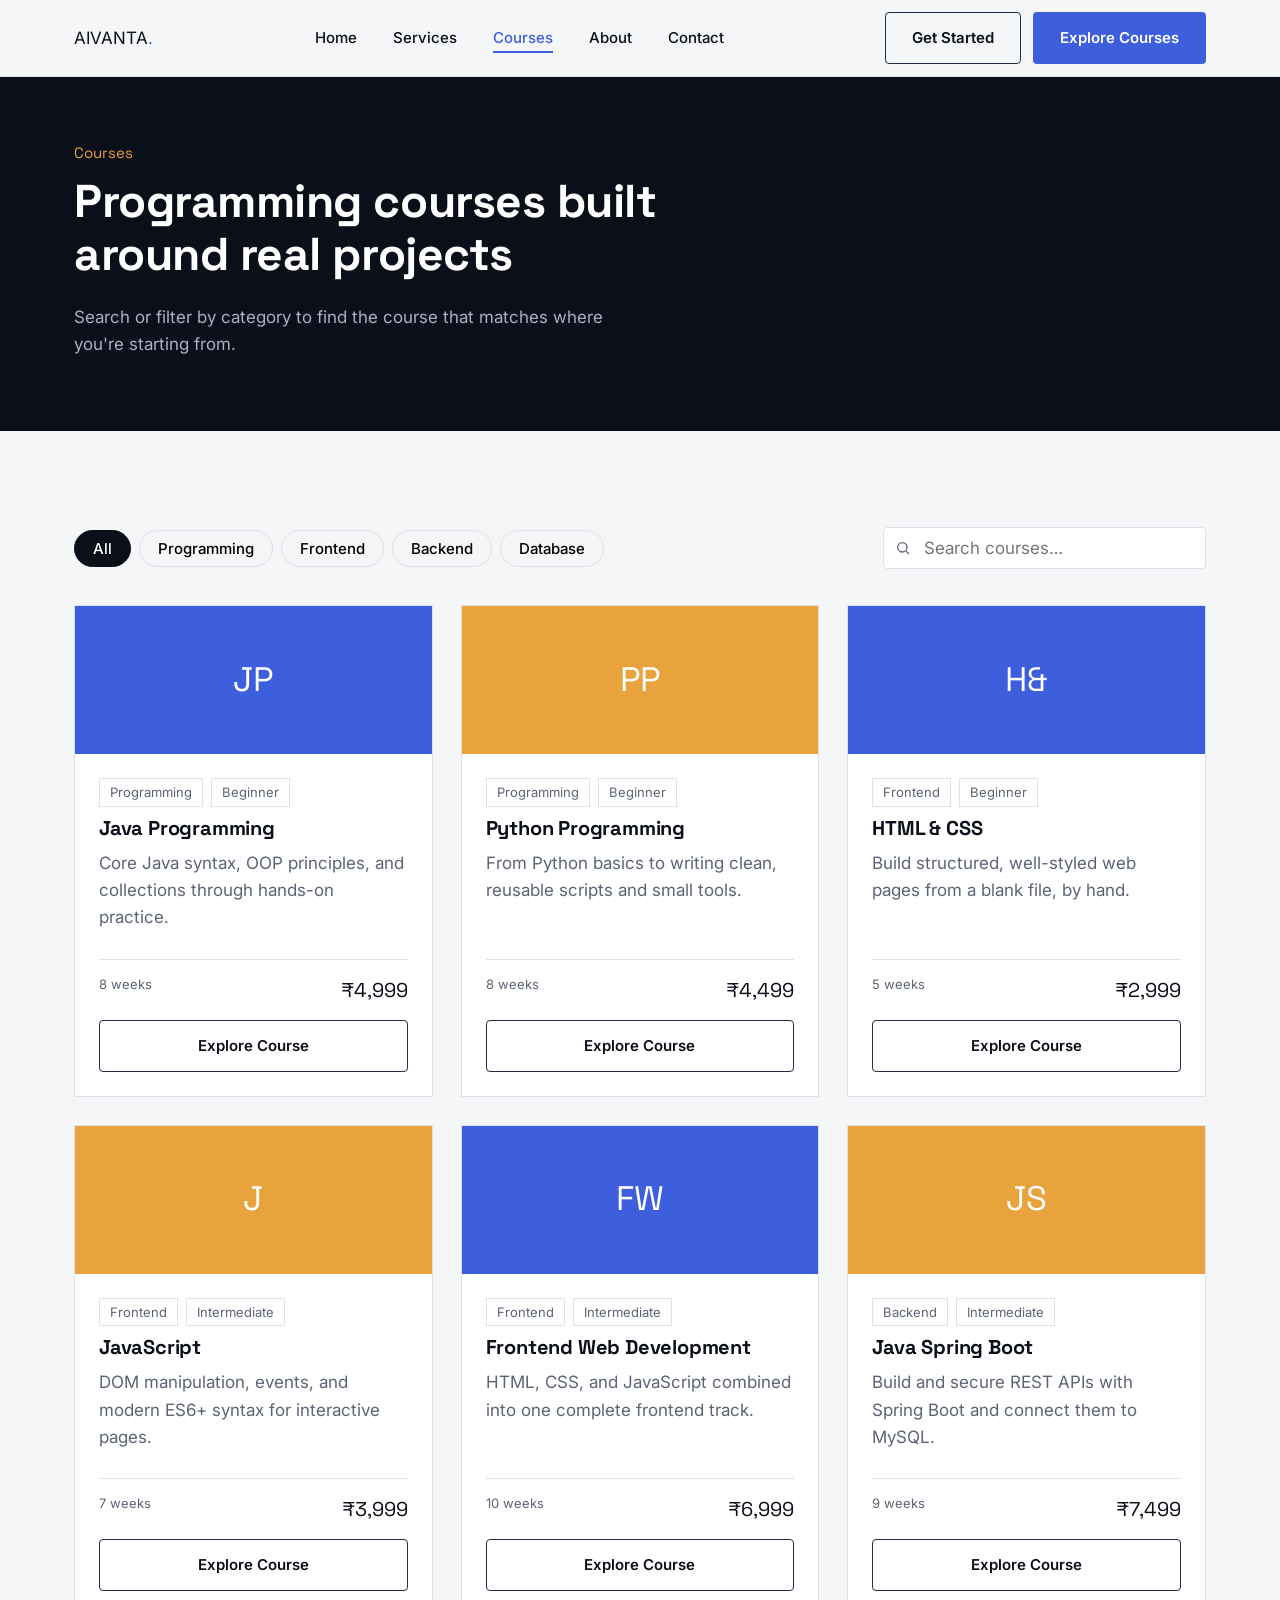
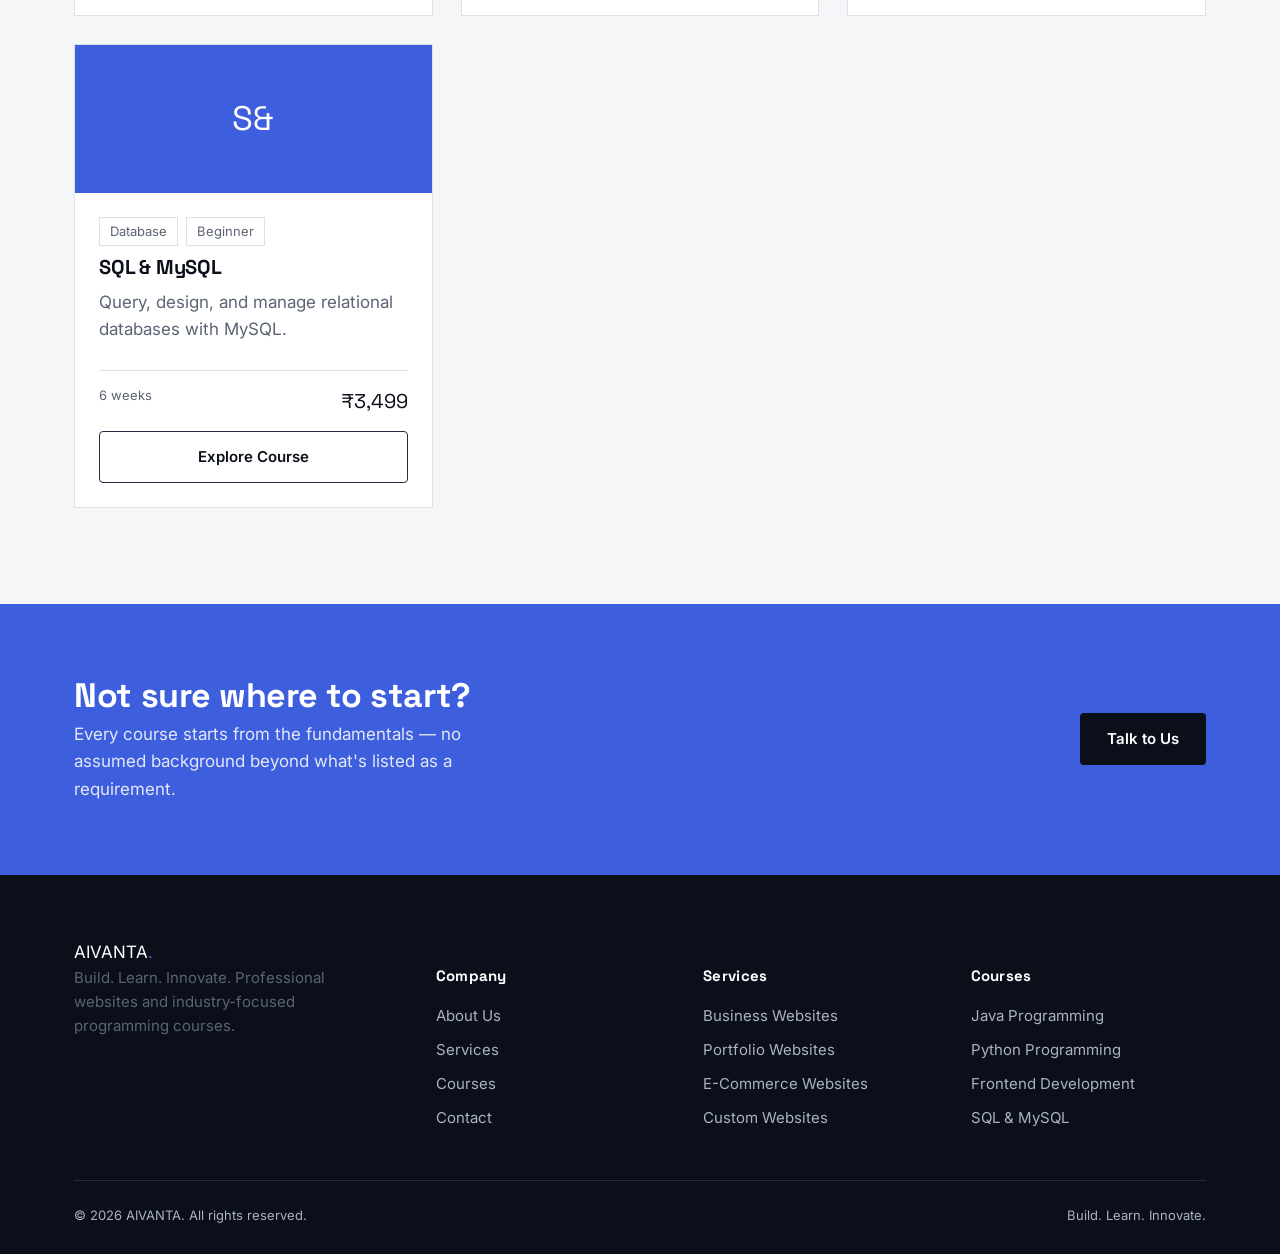
<file: courses.html>
<!DOCTYPE html>
<html lang="en">
<head>
  <meta charset="UTF-8" />
  <meta name="viewport" content="width=device-width, initial-scale=1.0" />
  <title>Courses — AIVANTA</title>
  <meta name="description" content="Industry-focused programming courses from AIVANTA: Java, Python, HTML & CSS, JavaScript, Frontend Web Development, Java Spring Boot, and SQL & MySQL." />
  <link rel="canonical" href="https://aivanta.example.com/courses.html" />
  <meta property="og:type" content="website" />
  <meta property="og:title" content="Courses — AIVANTA" />
  <meta property="og:description" content="Industry-focused programming courses in Java, Python, frontend, backend, and databases." />

  <link rel="preconnect" href="https://fonts.googleapis.com" />
  <link rel="preconnect" href="https://fonts.gstatic.com" crossorigin />
  <link href="https://fonts.googleapis.com/css2?family=Space+Grotesk:wght@500;600;700&family=Inter:wght@400;500;600;700&display=swap" rel="stylesheet" />

  <link rel="stylesheet" href="css/style.css" />
  <link rel="stylesheet" href="css/responsive.css" />
</head>
<body>
  <a class="skip-link" href="#main">Skip to content</a>

  <header class="site-header">
    <nav class="nav container" aria-label="Primary">
      <a href="index.html" class="logo">AIVANTA<span class="dot">.</span></a>
      <ul class="nav-links" id="nav-links">
        <li><a href="index.html" data-page="index.html">Home</a></li>
        <li><a href="services.html" data-page="services.html">Services</a></li>
        <li><a href="courses.html" data-page="courses.html" class="active">Courses</a></li>
        <li><a href="about.html" data-page="about.html">About</a></li>
        <li><a href="contact.html" data-page="contact.html">Contact</a></li>
      </ul>
      <div class="nav-actions">
        <a href="services.html#quote" class="btn btn-outline">Get Started</a>
        <a href="courses.html" class="btn btn-primary">Explore Courses</a>
      </div>
      <button class="nav-toggle" aria-label="Toggle navigation menu" aria-expanded="false" aria-controls="nav-links">
        <span></span><span></span><span></span>
      </button>
    </nav>
  </header>

  <main id="main">
    <section class="page-hero">
      <div class="container">
        <span class="kicker">Courses</span>
        <h1>Programming courses built around real projects</h1>
        <p>Search or filter by category to find the course that matches where you're starting from.</p>
      </div>
    </section>

    <section class="section">
      <div class="container">
        <div class="course-filters">
          <div class="filter-pills" role="group" aria-label="Filter courses by category">
            <button class="filter-pill active" data-category="all" type="button">All</button>
            <button class="filter-pill" data-category="programming" type="button">Programming</button>
            <button class="filter-pill" data-category="frontend" type="button">Frontend</button>
            <button class="filter-pill" data-category="backend" type="button">Backend</button>
            <button class="filter-pill" data-category="database" type="button">Database</button>
          </div>
          <div class="search-box">
            <svg viewBox="0 0 24 24" fill="none" stroke="currentColor" stroke-width="2"><circle cx="11" cy="11" r="7"/><path d="M21 21l-4.3-4.3"/></svg>
            <label for="course-search" class="visually-hidden" style="position:absolute;left:-9999px;">Search courses</label>
            <input type="search" id="course-search" placeholder="Search courses…" />
          </div>
        </div>

        <div class="grid grid-3" id="course-grid">
          <!-- Rendered by js/courses.js -->
        </div>
      </div>
    </section>

    <section class="cta-band">
      <div class="container cta-band-inner">
        <div>
          <h2>Not sure where to start?</h2>
          <p>Every course starts from the fundamentals — no assumed background beyond what's listed as a requirement.</p>
        </div>
        <div class="cta-actions">
          <a href="contact.html" class="btn btn-primary">Talk to Us</a>
        </div>
      </div>
    </section>
  </main>

  <footer class="site-footer">
    <div class="container">
      <div class="footer-grid">
        <div class="footer-brand">
          <a href="index.html" class="logo">AIVANTA<span class="dot">.</span></a>
          <p>Build. Learn. Innovate. Professional websites and industry-focused programming courses.</p>
        </div>
        <div>
          <h5>Company</h5>
          <ul>
            <li><a href="about.html">About Us</a></li>
            <li><a href="services.html">Services</a></li>
            <li><a href="courses.html">Courses</a></li>
            <li><a href="contact.html">Contact</a></li>
          </ul>
        </div>
        <div>
          <h5>Services</h5>
          <ul>
            <li><a href="services.html">Business Websites</a></li>
            <li><a href="services.html">Portfolio Websites</a></li>
            <li><a href="services.html">E-Commerce Websites</a></li>
            <li><a href="services.html">Custom Websites</a></li>
          </ul>
        </div>
        <div>
          <h5>Courses</h5>
          <ul>
            <li><a href="course-details.html?slug=java-programming">Java Programming</a></li>
            <li><a href="course-details.html?slug=python-programming">Python Programming</a></li>
            <li><a href="course-details.html?slug=frontend-web-development">Frontend Development</a></li>
            <li><a href="course-details.html?slug=sql-mysql">SQL &amp; MySQL</a></li>
          </ul>
        </div>
      </div>
      <div class="footer-bottom">
        <span>&copy; <span id="year"></span> AIVANTA. All rights reserved.</span>
        <span>Build. Learn. Innovate.</span>
      </div>
    </div>
  </footer>

  <button class="back-to-top" aria-label="Back to top">
    <svg width="18" height="18" viewBox="0 0 24 24" fill="none" stroke="currentColor" stroke-width="2"><path d="M12 19V5"/><path d="M5 12l7-7 7 7"/></svg>
  </button>

  <script src="js/main.js"></script>
  <script src="js/courses.js"></script>
  <script src="js/forms.js"></script>
</body>
</html>
</file>
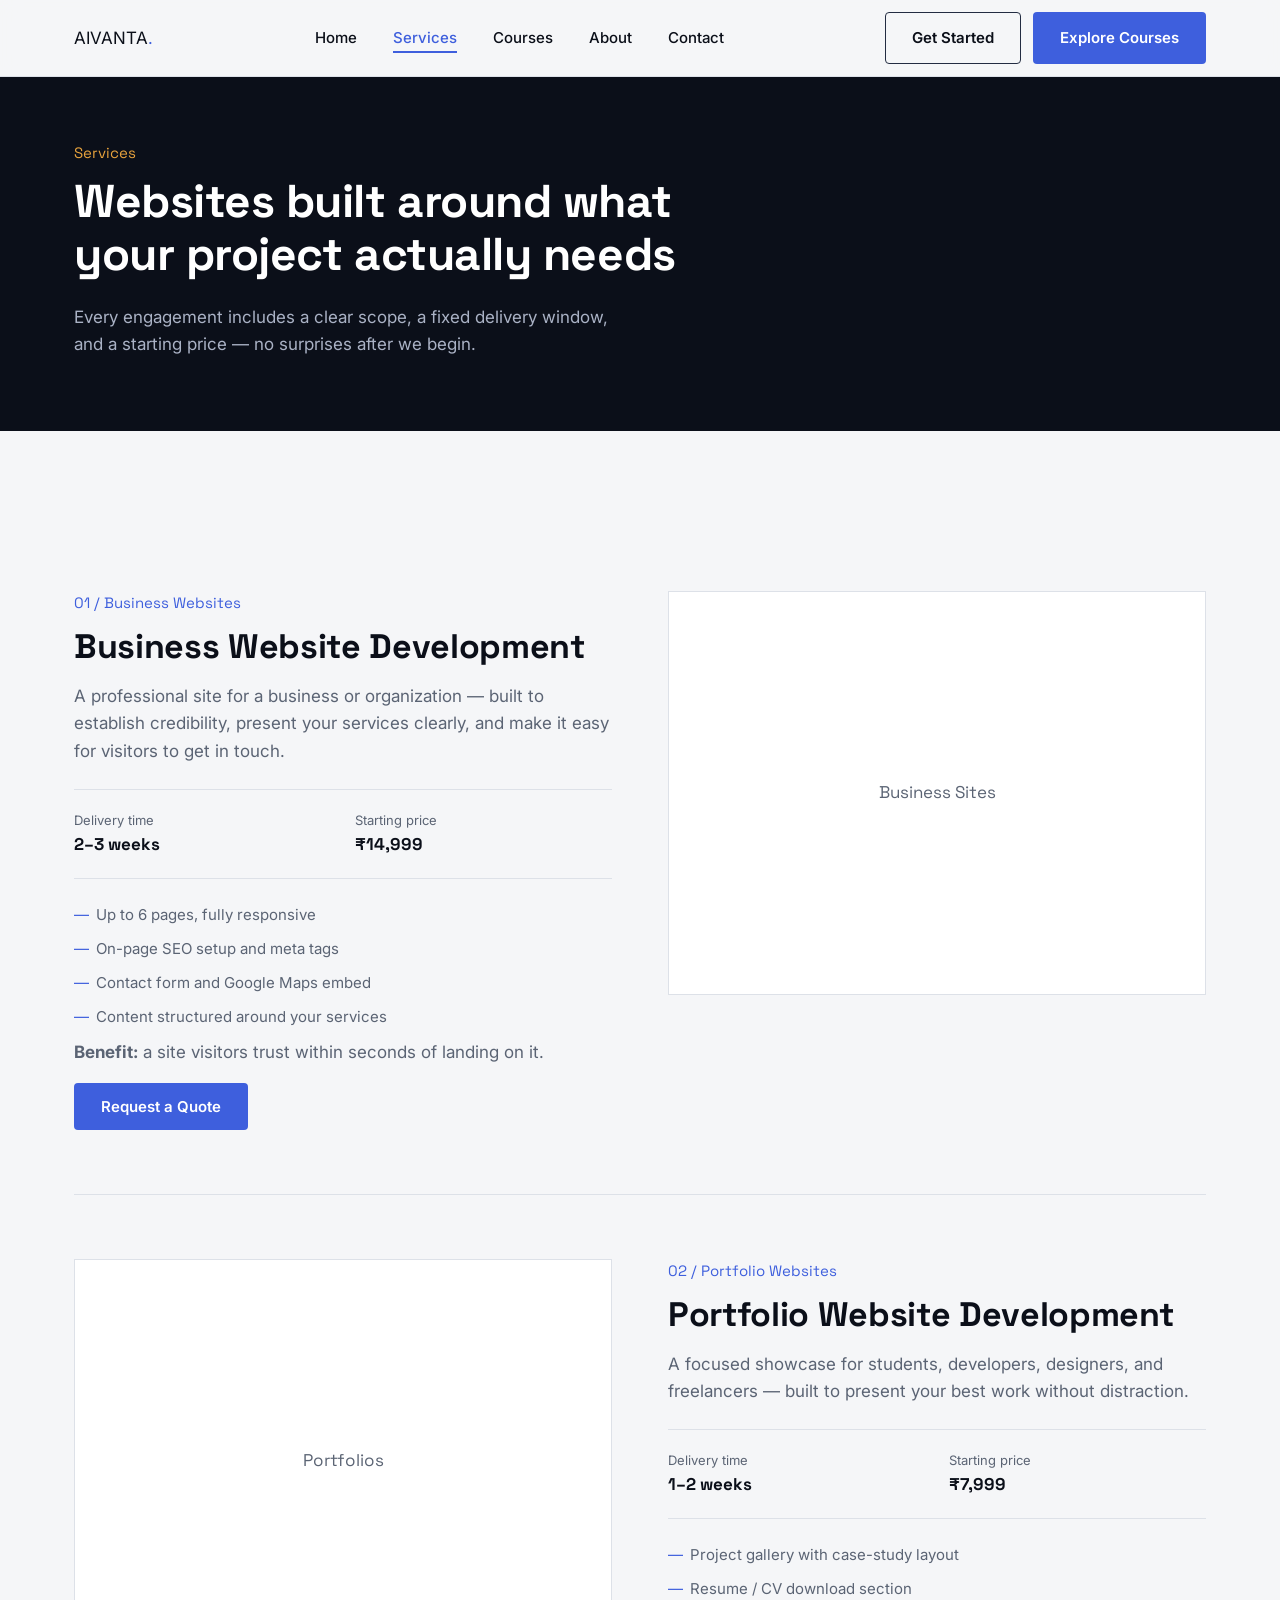
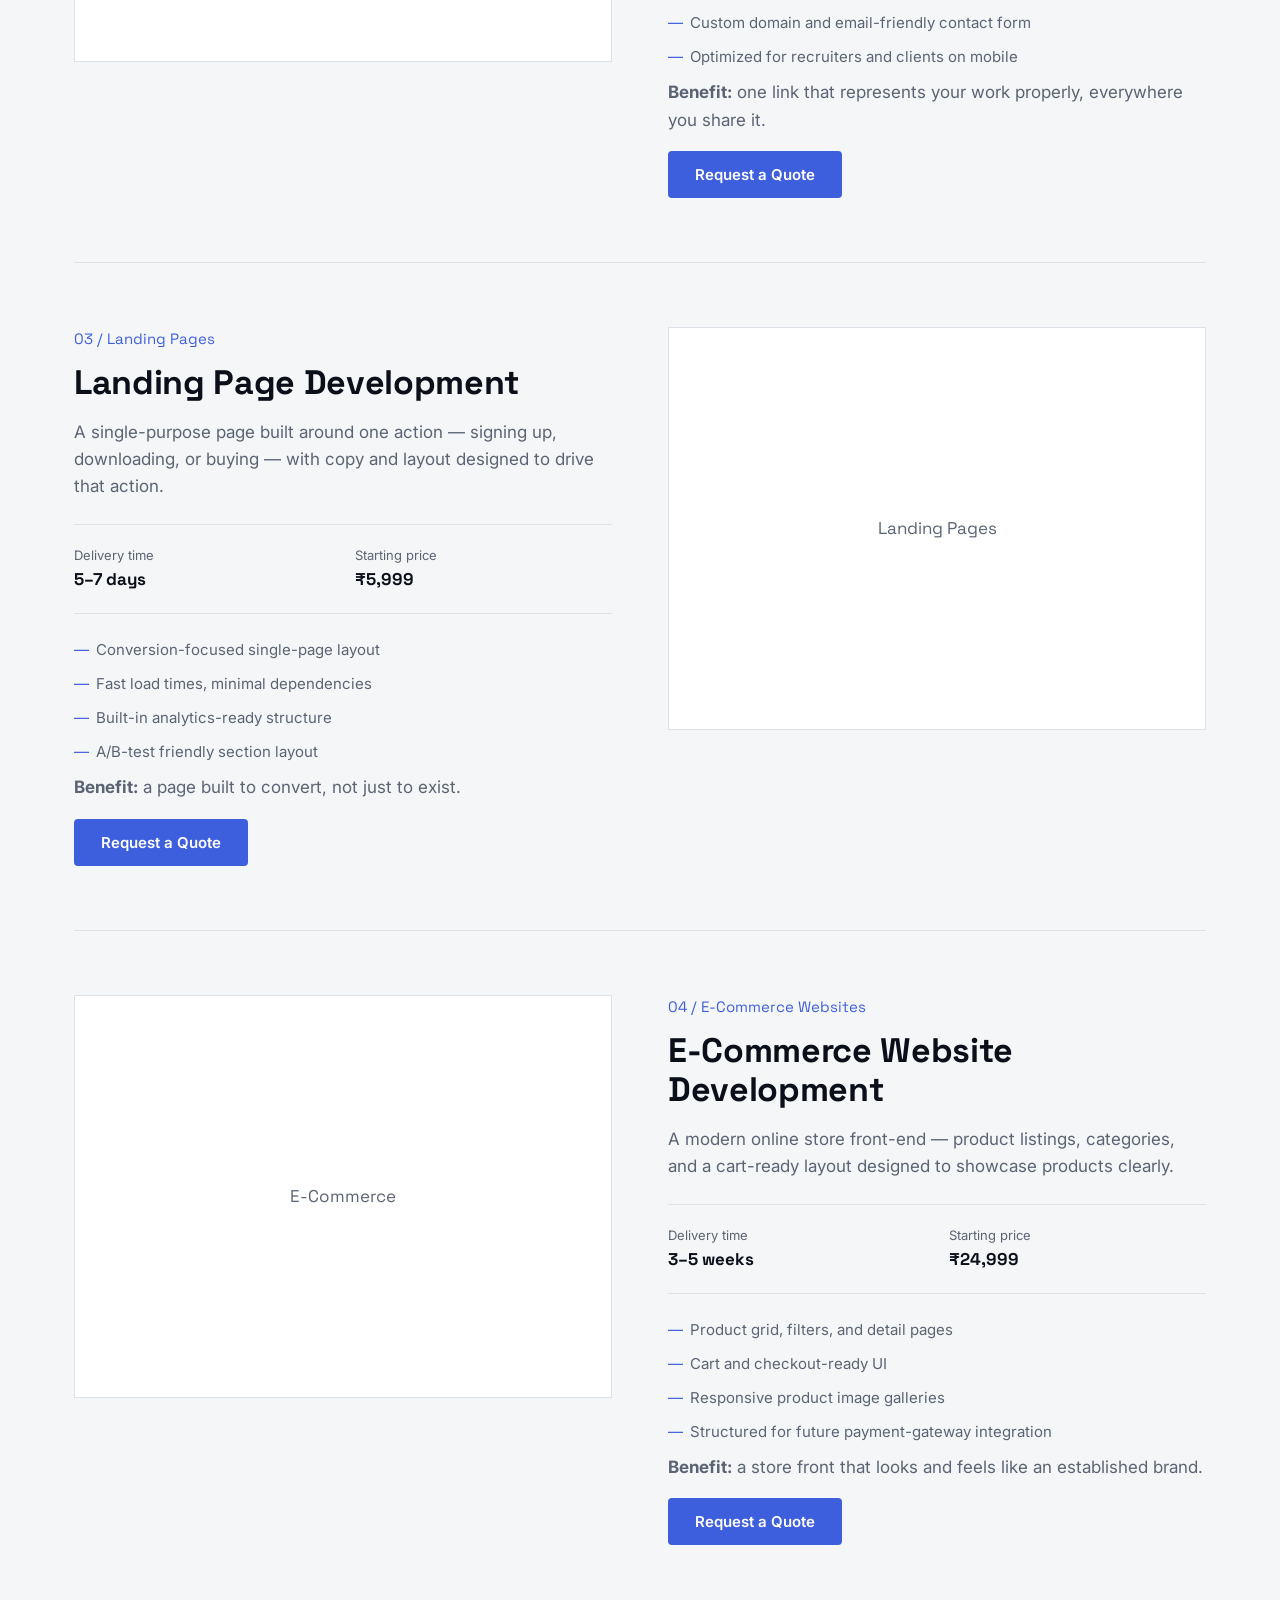
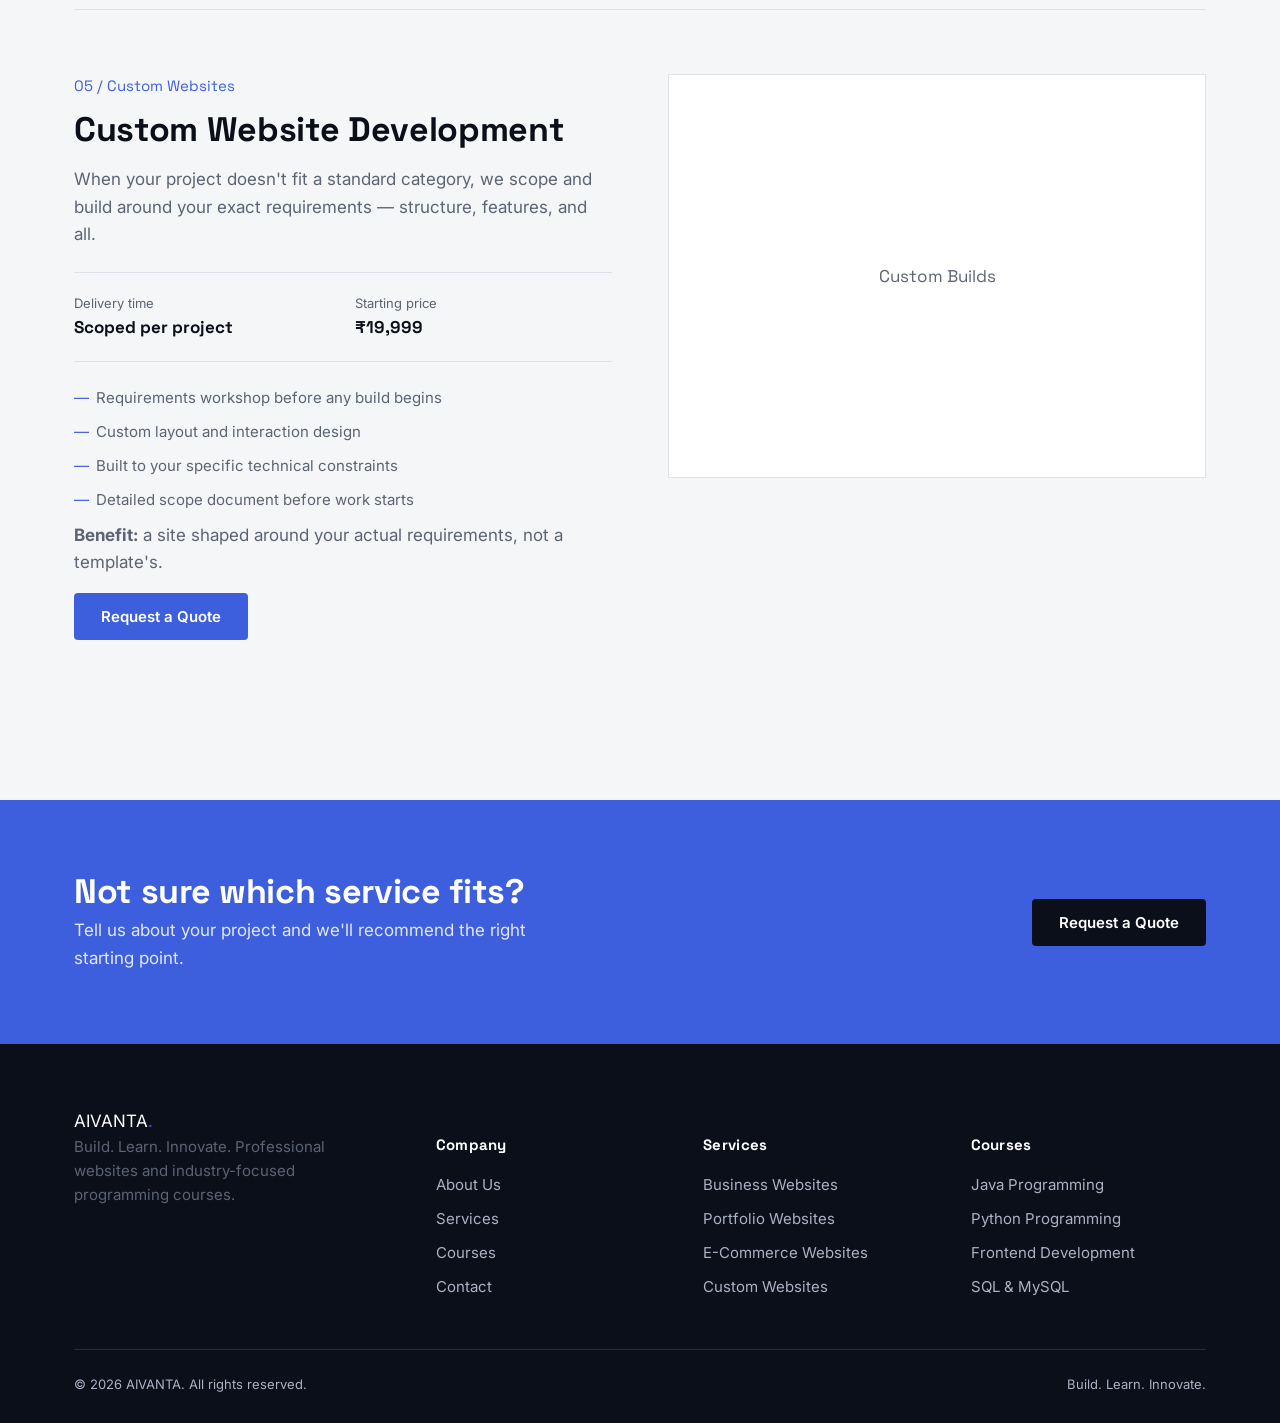
<file: services.html>
<!DOCTYPE html>
<html lang="en">
<head>
  <meta charset="UTF-8" />
  <meta name="viewport" content="width=device-width, initial-scale=1.0" />
  <title>Services — AIVANTA</title>
  <meta name="description" content="Business websites, portfolios, landing pages, e-commerce stores, and custom builds from AIVANTA — with clear pricing and delivery timelines." />
  <link rel="canonical" href="https://aivanta.example.com/services.html" />
  <meta property="og:type" content="website" />
  <meta property="og:title" content="Services — AIVANTA" />
  <meta property="og:description" content="Business websites, portfolios, landing pages, e-commerce stores, and custom builds." />

  <link rel="preconnect" href="https://fonts.googleapis.com" />
  <link rel="preconnect" href="https://fonts.gstatic.com" crossorigin />
  <link href="https://fonts.googleapis.com/css2?family=Space+Grotesk:wght@500;600;700&family=Inter:wght@400;500;600;700&display=swap" rel="stylesheet" />

  <link rel="stylesheet" href="css/style.css" />
  <link rel="stylesheet" href="css/responsive.css" />
</head>
<body>
  <a class="skip-link" href="#main">Skip to content</a>

  <header class="site-header">
    <nav class="nav container" aria-label="Primary">
      <a href="index.html" class="logo">AIVANTA<span class="dot">.</span></a>
      <ul class="nav-links" id="nav-links">
        <li><a href="index.html" data-page="index.html">Home</a></li>
        <li><a href="services.html" data-page="services.html" class="active">Services</a></li>
        <li><a href="courses.html" data-page="courses.html">Courses</a></li>
        <li><a href="about.html" data-page="about.html">About</a></li>
        <li><a href="contact.html" data-page="contact.html">Contact</a></li>
      </ul>
      <div class="nav-actions">
        <a href="#quote" class="btn btn-outline" data-modal-open="quote-modal">Get Started</a>
        <a href="courses.html" class="btn btn-primary">Explore Courses</a>
      </div>
      <button class="nav-toggle" aria-label="Toggle navigation menu" aria-expanded="false" aria-controls="nav-links">
        <span></span><span></span><span></span>
      </button>
    </nav>
  </header>

  <main id="main">
    <section class="page-hero">
      <div class="container">
        <span class="kicker">Services</span>
        <h1>Websites built around what your project actually needs</h1>
        <p>Every engagement includes a clear scope, a fixed delivery window, and a starting price — no surprises after we begin.</p>
      </div>
    </section>

    <section class="section">
      <div class="container">

        <div class="service-detail reveal" id="business-websites">
          <div class="service-copy">
            <span class="service-index">01 / Business Websites</span>
            <h2>Business Website Development</h2>
            <p>A professional site for a business or organization — built to establish credibility, present your services clearly, and make it easy for visitors to get in touch.</p>
            <div class="spec-list">
              <div><span>Delivery time</span><strong>2–3 weeks</strong></div>
              <div><span>Starting price</span><strong>&#8377;14,999</strong></div>
            </div>
            <ul class="feature-list">
              <li>Up to 6 pages, fully responsive</li>
              <li>On-page SEO setup and meta tags</li>
              <li>Contact form and Google Maps embed</li>
              <li>Content structured around your services</li>
            </ul>
            <p><strong>Benefit:</strong> a site visitors trust within seconds of landing on it.</p>
            <button class="btn btn-primary" data-modal-open="quote-modal">Request a Quote</button>
          </div>
          <div class="service-visual" aria-hidden="true">Business Sites</div>
        </div>

        <div class="service-detail reverse reveal" id="portfolio-websites">
          <div class="service-copy">
            <span class="service-index">02 / Portfolio Websites</span>
            <h2>Portfolio Website Development</h2>
            <p>A focused showcase for students, developers, designers, and freelancers — built to present your best work without distraction.</p>
            <div class="spec-list">
              <div><span>Delivery time</span><strong>1–2 weeks</strong></div>
              <div><span>Starting price</span><strong>&#8377;7,999</strong></div>
            </div>
            <ul class="feature-list">
              <li>Project gallery with case-study layout</li>
              <li>Resume / CV download section</li>
              <li>Custom domain and email-friendly contact form</li>
              <li>Optimized for recruiters and clients on mobile</li>
            </ul>
            <p><strong>Benefit:</strong> one link that represents your work properly, everywhere you share it.</p>
            <button class="btn btn-primary" data-modal-open="quote-modal">Request a Quote</button>
          </div>
          <div class="service-visual" aria-hidden="true">Portfolios</div>
        </div>

        <div class="service-detail reveal" id="landing-pages">
          <div class="service-copy">
            <span class="service-index">03 / Landing Pages</span>
            <h2>Landing Page Development</h2>
            <p>A single-purpose page built around one action — signing up, downloading, or buying — with copy and layout designed to drive that action.</p>
            <div class="spec-list">
              <div><span>Delivery time</span><strong>5–7 days</strong></div>
              <div><span>Starting price</span><strong>&#8377;5,999</strong></div>
            </div>
            <ul class="feature-list">
              <li>Conversion-focused single-page layout</li>
              <li>Fast load times, minimal dependencies</li>
              <li>Built-in analytics-ready structure</li>
              <li>A/B-test friendly section layout</li>
            </ul>
            <p><strong>Benefit:</strong> a page built to convert, not just to exist.</p>
            <button class="btn btn-primary" data-modal-open="quote-modal">Request a Quote</button>
          </div>
          <div class="service-visual" aria-hidden="true">Landing Pages</div>
        </div>

        <div class="service-detail reverse reveal" id="ecommerce-websites">
          <div class="service-copy">
            <span class="service-index">04 / E-Commerce Websites</span>
            <h2>E-Commerce Website Development</h2>
            <p>A modern online store front-end — product listings, categories, and a cart-ready layout designed to showcase products clearly.</p>
            <div class="spec-list">
              <div><span>Delivery time</span><strong>3–5 weeks</strong></div>
              <div><span>Starting price</span><strong>&#8377;24,999</strong></div>
            </div>
            <ul class="feature-list">
              <li>Product grid, filters, and detail pages</li>
              <li>Cart and checkout-ready UI</li>
              <li>Responsive product image galleries</li>
              <li>Structured for future payment-gateway integration</li>
            </ul>
            <p><strong>Benefit:</strong> a store front that looks and feels like an established brand.</p>
            <button class="btn btn-primary" data-modal-open="quote-modal">Request a Quote</button>
          </div>
          <div class="service-visual" aria-hidden="true">E-Commerce</div>
        </div>

        <div class="service-detail reveal" id="custom-websites">
          <div class="service-copy">
            <span class="service-index">05 / Custom Websites</span>
            <h2>Custom Website Development</h2>
            <p>When your project doesn't fit a standard category, we scope and build around your exact requirements — structure, features, and all.</p>
            <div class="spec-list">
              <div><span>Delivery time</span><strong>Scoped per project</strong></div>
              <div><span>Starting price</span><strong>&#8377;19,999</strong></div>
            </div>
            <ul class="feature-list">
              <li>Requirements workshop before any build begins</li>
              <li>Custom layout and interaction design</li>
              <li>Built to your specific technical constraints</li>
              <li>Detailed scope document before work starts</li>
            </ul>
            <p><strong>Benefit:</strong> a site shaped around your actual requirements, not a template's.</p>
            <button class="btn btn-primary" data-modal-open="quote-modal">Request a Quote</button>
          </div>
          <div class="service-visual" aria-hidden="true">Custom Builds</div>
        </div>

      </div>
    </section>

    <section class="cta-band">
      <div class="container cta-band-inner">
        <div>
          <h2>Not sure which service fits?</h2>
          <p>Tell us about your project and we'll recommend the right starting point.</p>
        </div>
        <div class="cta-actions">
          <button class="btn btn-primary" data-modal-open="quote-modal">Request a Quote</button>
        </div>
      </div>
    </section>
  </main>

  <footer class="site-footer">
    <div class="container">
      <div class="footer-grid">
        <div class="footer-brand">
          <a href="index.html" class="logo">AIVANTA<span class="dot">.</span></a>
          <p>Build. Learn. Innovate. Professional websites and industry-focused programming courses.</p>
        </div>
        <div>
          <h5>Company</h5>
          <ul>
            <li><a href="about.html">About Us</a></li>
            <li><a href="services.html">Services</a></li>
            <li><a href="courses.html">Courses</a></li>
            <li><a href="contact.html">Contact</a></li>
          </ul>
        </div>
        <div>
          <h5>Services</h5>
          <ul>
            <li><a href="services.html#business-websites">Business Websites</a></li>
            <li><a href="services.html#portfolio-websites">Portfolio Websites</a></li>
            <li><a href="services.html#ecommerce-websites">E-Commerce Websites</a></li>
            <li><a href="services.html#custom-websites">Custom Websites</a></li>
          </ul>
        </div>
        <div>
          <h5>Courses</h5>
          <ul>
            <li><a href="courses.html">Java Programming</a></li>
            <li><a href="courses.html">Python Programming</a></li>
            <li><a href="courses.html">Frontend Development</a></li>
            <li><a href="courses.html">SQL &amp; MySQL</a></li>
          </ul>
        </div>
      </div>
      <div class="footer-bottom">
        <span>&copy; <span id="year"></span> AIVANTA. All rights reserved.</span>
        <span>Build. Learn. Innovate.</span>
      </div>
    </div>
  </footer>

  <!-- QUOTE REQUEST MODAL -->
  <div class="modal-overlay" id="quote-modal" role="dialog" aria-modal="true" aria-labelledby="quote-modal-title">
    <div class="modal">
      <button class="modal-close" data-modal-close aria-label="Close quote request form">
        <svg width="20" height="20" viewBox="0 0 24 24" fill="none" stroke="currentColor" stroke-width="2"><path d="M6 6l12 12M18 6L6 18"/></svg>
      </button>
      <h3 id="quote-modal-title">Request a Quote</h3>
      <p class="modal-sub">Tell us about your project. This is a frontend demonstration — no data is sent to a server.</p>

      <div class="form-success">
        <svg viewBox="0 0 24 24" fill="none" stroke="currentColor" stroke-width="2"><path d="M20 6L9 17l-5-5"/></svg>
        <span>Your request has been prepared successfully. Our team will contact you soon.</span>
      </div>

      <form id="quote-form" novalidate>
        <div class="form-grid">
          <div class="field">
            <label for="quote-name">Full Name <span class="req">*</span></label>
            <input type="text" id="quote-name" name="name" required />
            <span class="error-msg"></span>
          </div>
          <div class="field">
            <label for="quote-email">Email <span class="req">*</span></label>
            <input type="email" id="quote-email" name="email" required />
            <span class="error-msg"></span>
          </div>
          <div class="field">
            <label for="quote-phone">Phone Number <span class="req">*</span></label>
            <input type="tel" id="quote-phone" name="phone" required />
            <span class="error-msg"></span>
          </div>
          <div class="field">
            <label for="quote-company">Company Name</label>
            <input type="text" id="quote-company" name="company" />
            <span class="error-msg"></span>
          </div>
          <div class="field">
            <label for="quote-website-type">Website Type <span class="req">*</span></label>
            <select id="quote-website-type" name="websiteType" required>
              <option value="">Select a type</option>
              <option value="Business Website">Business Website</option>
              <option value="Portfolio Website">Portfolio Website</option>
              <option value="Landing Page">Landing Page</option>
              <option value="E-Commerce Website">E-Commerce Website</option>
              <option value="Custom Website">Custom Website</option>
            </select>
            <span class="error-msg"></span>
          </div>
          <div class="field">
            <label for="quote-budget">Budget Range <span class="req">*</span></label>
            <select id="quote-budget" name="budget" required>
              <option value="">Select a range</option>
              <option value="Under ₹10,000">Under &#8377;10,000</option>
              <option value="₹10,000 – ₹25,000">&#8377;10,000 – &#8377;25,000</option>
              <option value="₹25,000 – ₹50,000">&#8377;25,000 – &#8377;50,000</option>
              <option value="Above ₹50,000">Above &#8377;50,000</option>
            </select>
            <span class="error-msg"></span>
          </div>
          <div class="field full">
            <label for="quote-description">Project Description <span class="req">*</span></label>
            <textarea id="quote-description" name="description" required placeholder="Tell us what you're building, who it's for, and any pages or features you already know you need."></textarea>
            <span class="error-msg"></span>
          </div>
        </div>
        <button type="submit" class="btn btn-primary btn-block" style="margin-top:20px;">Submit Request</button>
        <p class="form-note">This form does not connect to a server. Submitted details are validated in your browser and, for this demo only, kept in your browser's local storage.</p>
      </form>
    </div>
  </div>

  <button class="back-to-top" aria-label="Back to top">
    <svg width="18" height="18" viewBox="0 0 24 24" fill="none" stroke="currentColor" stroke-width="2"><path d="M12 19V5"/><path d="M5 12l7-7 7 7"/></svg>
  </button>

  <script src="js/main.js"></script>
  <script src="js/courses.js"></script>
  <script src="js/forms.js"></script>
</body>
</html>
</file>
<file: css/style.css>
/* ============================================================
   AIVANTA — Core Stylesheet
   Design system: ink/paper duotone, signal-blue + amber accents
   Type: Space Grotesk (display) + Inter (body)
   ============================================================ */

:root {
  /* Color tokens */
  --ink: #0b0f19;
  --ink-soft: #131a2b;
  --ink-line: #232c42;
  --paper: #f5f6f8;
  --paper-dim: #eceef2;
  --paper-line: #dde1e8;
  --signal: #3e5fdd;
  --signal-dim: #2c46ad;
  --amber: #e8a33d;
  --slate: #5b6474;
  --slate-dark: #aab2c5;
  --white: #ffffff;
  --danger: #d84a4a;
  --success: #2f9e6b;

  /* Type */
  --font-display: "Space Grotesk", "Helvetica Neue", Arial, sans-serif;
  --font-body: "Inter", "Helvetica Neue", Arial, sans-serif;

  /* Scale (major third-ish, hand tuned) */
  --fs-100: 0.8125rem;
  --fs-200: 0.9375rem;
  --fs-300: 1.0625rem;
  --fs-400: 1.25rem;
  --fs-500: 1.625rem;
  --fs-600: 2.125rem;
  --fs-700: 2.875rem;
  --fs-800: 3.75rem;

  --radius-sm: 4px;
  --radius-md: 8px;
  --max-w: 1180px;

  --ease: cubic-bezier(0.22, 1, 0.36, 1);
}

/* ---------- Reset ---------- */
*, *::before, *::after { box-sizing: border-box; }
html { scroll-behavior: smooth; }
@media (prefers-reduced-motion: reduce) {
  html { scroll-behavior: auto; }
  *, *::before, *::after { animation-duration: 0.001ms !important; animation-iteration-count: 1 !important; transition-duration: 0.001ms !important; }
}
body {
  margin: 0;
  background: var(--paper);
  color: var(--ink);
  font-family: var(--font-body);
  font-size: var(--fs-300);
  line-height: 1.6;
  -webkit-font-smoothing: antialiased;
}
img { max-width: 100%; display: block; }
a { color: inherit; text-decoration: none; }
ul { margin: 0; padding: 0; list-style: none; }
h1, h2, h3, h4 { font-family: var(--font-display); line-height: 1.15; margin: 0 0 0.5em; letter-spacing: -0.01em; }
p { margin: 0 0 1em; color: var(--slate); }
button { font-family: inherit; cursor: pointer; }
input, textarea, select { font-family: inherit; font-size: inherit; }

:focus-visible {
  outline: 2px solid var(--signal);
  outline-offset: 3px;
}

.container {
  max-width: var(--max-w);
  margin: 0 auto;
  padding: 0 24px;
}

.section {
  padding: 96px 0;
}
.section--tight { padding: 64px 0; }
.section--dark {
  background: var(--ink);
  color: var(--white);
}
.section--dark p { color: var(--slate-dark); }
.section--dim { background: var(--paper-dim); }

.section-head {
  max-width: 640px;
  margin-bottom: 56px;
}
.section-head .kicker {
  display: inline-block;
  font-family: var(--font-display);
  font-size: var(--fs-200);
  color: var(--signal);
  margin-bottom: 12px;
}
.section--dark .section-head .kicker { color: var(--amber); }
.section-head h2 {
  font-size: var(--fs-700);
}
.section-head p { font-size: var(--fs-300); }

/* ---------- Buttons ---------- */
.btn {
  display: inline-flex;
  align-items: center;
  justify-content: center;
  gap: 8px;
  padding: 13px 26px;
  border-radius: var(--radius-sm);
  font-weight: 600;
  font-size: var(--fs-200);
  border: 1px solid transparent;
  transition: transform 0.2s var(--ease), background 0.2s var(--ease), border-color 0.2s var(--ease), color .2s var(--ease);
  white-space: nowrap;
}
.btn:hover { transform: translateY(-2px); }
.btn-primary {
  background: var(--signal);
  color: var(--white);
}
.btn-primary:hover { background: var(--signal-dim); }
.btn-outline {
  background: transparent;
  border-color: var(--ink-line);
  color: var(--ink);
}
.section--dark .btn-outline { border-color: var(--slate-dark); color: var(--white); }
.btn-outline:hover { border-color: var(--signal); color: var(--signal); }
.btn-ghost {
  background: transparent;
  color: var(--signal);
  padding: 8px 4px;
  border-bottom: 1px solid transparent;
  border-radius: 0;
}
.btn-ghost:hover { border-bottom-color: var(--signal); transform: none; }
.btn-block { width: 100%; }
.btn:disabled { opacity: 0.55; cursor: not-allowed; transform: none; }

/* ---------- Header / Nav ---------- */
.site-header {
  position: sticky;
  top: 0;
  z-index: 100;
  background: rgba(245, 246, 248, 0.88);
  backdrop-filter: blur(10px);
  border-bottom: 1px solid var(--paper-line);
}
.nav {
  display: flex;
  align-items: center;
  justify-content: space-between;
  height: 76px;
}
/* ==============================
   AIVANTA LOGO
================================= */

.logo {
    display: inline-flex;
    align-items: center;
    text-decoration: none;
    line-height: 0;
    flex-shrink: 0;
}

.logo img {
    width: 145px;
    height: auto;
    display: block;
    object-fit: contain;
}

.logo:hover {
    opacity: 0.9;
    text-decoration: none;
}

/* ==============================
   MOBILE LOGO
================================= */

@media (max-width: 600px) {

    .logo img {
        width: 115px;
    }

}
.logo .dot { color: var(--signal); }
.nav-links {
  display: flex;
  align-items: center;
  gap: 36px;
}
.nav-links a {
  font-size: var(--fs-200);
  font-weight: 500;
  color: var(--ink);
  position: relative;
  padding: 4px 0;
}
.nav-links a::after {
  content: "";
  position: absolute;
  left: 0; right: 100%;
  bottom: -2px;
  height: 2px;
  background: var(--signal);
  transition: right 0.25s var(--ease);
}
.nav-links a:hover::after,
.nav-links a.active::after { right: 0; }
.nav-links a.active { color: var(--signal); }
.nav-actions { display: flex; align-items: center; gap: 12px; }
.nav-toggle {
  display: none;
  flex-direction: column;
  gap: 5px;
  background: none;
  border: none;
  padding: 6px;
}
.nav-toggle span {
  width: 24px; height: 2px; background: var(--ink); transition: transform .25s var(--ease), opacity .25s var(--ease);
}
.nav-toggle.open span:nth-child(1) { transform: translateY(7px) rotate(45deg); }
.nav-toggle.open span:nth-child(2) { opacity: 0; }
.nav-toggle.open span:nth-child(3) { transform: translateY(-7px) rotate(-45deg); }

@media (max-width: 900px) {
  .nav-links { position: fixed; top: 76px; left: 0; right: 0; bottom: 0; background: var(--paper); flex-direction: column; justify-content: flex-start; align-items: flex-start; padding: 32px 24px; gap: 24px; transform: translateX(100%); transition: transform 0.3s var(--ease); overflow-y: auto; }
  .nav-links.open { transform: translateX(0); }
  .nav-links a { font-size: var(--fs-500); }
  .nav-actions .btn-outline { display: none; }
  .nav-toggle { display: flex; }
}

/* ---------- Hero ---------- */
.hero {
  position: relative;
  overflow: hidden;
  padding: 88px 0 96px;
  background: var(--ink);
  color: var(--white);
}
.hero-grid {
  display: grid;
  grid-template-columns: 1.1fr 0.9fr;
  gap: 48px;
  align-items: center;
}
.hero .eyebrow {
  font-family: var(--font-display);
  color: var(--amber);
  font-size: var(--fs-200);
  margin-bottom: 18px;
  display: flex;
  align-items: center;
  gap: 10px;
}
.hero .eyebrow::before {
  content: "";
  width: 28px; height: 1px; background: var(--amber);
}
.hero h1 {
  font-size: var(--fs-800);
  max-width: 620px;
}
.hero p.lead {
  font-size: var(--fs-400);
  color: var(--slate-dark);
  max-width: 500px;
  margin-bottom: 32px;
}
.hero-actions { display: flex; gap: 16px; flex-wrap: wrap; margin-bottom: 44px; }
.hero-stats { display: flex; gap: 40px; }
.hero-stats div strong { display: block; font-family: var(--font-display); font-size: var(--fs-600); }
.hero-stats div span { font-size: var(--fs-100); color: var(--slate-dark); }

.hero-visual {
  position: relative;
  aspect-ratio: 1/1;
  max-width: 460px;
  justify-self: end;
}
.hero-visual svg { width: 100%; height: 100%; }

@media (max-width: 960px) {
  .hero-grid { grid-template-columns: 1fr; }
  .hero-visual { justify-self: center; margin-top: 12px; max-width: 340px; }
  .hero h1 { font-size: var(--fs-700); }
}

/* ---------- Cards ---------- */
.grid {
  display: grid;
  gap: 28px;
}
.grid-3 { grid-template-columns: repeat(3, 1fr); }
.grid-2 { grid-template-columns: repeat(2, 1fr); }
@media (max-width: 900px) { .grid-3, .grid-2 { grid-template-columns: 1fr; } }

.card {
  background: var(--white);
  border: 1px solid var(--paper-line);
  border-left: 3px solid var(--signal);
  padding: 32px 28px;
  transition: border-color .25s var(--ease), transform .25s var(--ease), box-shadow .25s var(--ease);
}
.card:hover {
  transform: translateY(-4px);
  border-left-color: var(--amber);
  box-shadow: 0 18px 40px -24px rgba(11, 15, 25, 0.35);
}
.card .icon {
  width: 44px; height: 44px;
  color: var(--signal);
  margin-bottom: 20px;
}
.card h3 { font-size: var(--fs-400); margin-bottom: 10px; }
.card p { margin-bottom: 18px; font-size: var(--fs-200); }

.feature-row {
  display: grid;
  grid-template-columns: repeat(3, 1fr);
  gap: 1px;
  background: var(--ink-line);
  border: 1px solid var(--ink-line);
}
@media (max-width: 900px) { .feature-row { grid-template-columns: repeat(2, 1fr); } }
@media (max-width: 600px) { .feature-row { grid-template-columns: 1fr; } }
.feature-item {
  background: var(--ink);
  padding: 32px 28px;
}
.feature-item .num { font-family: var(--font-display); color: var(--amber); font-size: var(--fs-200); margin-bottom: 14px; display: block; }
.feature-item h4 { color: var(--white); font-size: var(--fs-400); margin-bottom: 8px; }
.feature-item p { color: var(--slate-dark); font-size: var(--fs-200); margin: 0; }

/* ---------- Course cards ---------- */
.course-card {
  background: var(--white);
  border: 1px solid var(--paper-line);
  display: flex;
  flex-direction: column;
  transition: transform .25s var(--ease), box-shadow .25s var(--ease);
}
.course-card:hover { transform: translateY(-4px); box-shadow: 0 18px 40px -24px rgba(11,15,25,0.35); }
.course-card .thumb {
  height: 148px;
  display: flex;
  align-items: center;
  justify-content: center;
  font-family: var(--font-display);
  font-size: var(--fs-600);
  color: var(--white);
}
.course-card .body { padding: 24px; display: flex; flex-direction: column; gap: 10px; flex: 1; }
.course-card .tag-row { display: flex; gap: 8px; }
.course-card .tag {
  font-size: var(--fs-100);
  padding: 3px 10px;
  border: 1px solid var(--paper-line);
  color: var(--slate);
}
.course-card h3 { font-size: var(--fs-400); margin: 0; }
.course-card .meta { display: flex; justify-content: space-between; font-size: var(--fs-100); color: var(--slate); border-top: 1px solid var(--paper-line); padding-top: 14px; margin-top: auto; }
.course-card .price { font-family: var(--font-display); font-size: var(--fs-400); color: var(--ink); }
.course-card .footer-row { display: flex; align-items: center; justify-content: space-between; gap: 12px; margin-top: 4px; }

.course-filters {
  display: flex;
  flex-wrap: wrap;
  gap: 12px;
  margin-bottom: 36px;
  align-items: center;
  justify-content: space-between;
}
.filter-pills { display: flex; gap: 8px; flex-wrap: wrap; }
.filter-pill {
  background: transparent;
  border: 1px solid var(--paper-line);
  padding: 8px 18px;
  border-radius: 999px;
  font-size: var(--fs-200);
  font-weight: 500;
  transition: all .2s var(--ease);
}
.filter-pill.active, .filter-pill:hover { background: var(--ink); color: var(--white); border-color: var(--ink); }
.search-box {
  position: relative;
  min-width: 260px;
}
.search-box input {
  width: 100%;
  padding: 10px 16px 10px 40px;
  border: 1px solid var(--paper-line);
  border-radius: var(--radius-sm);
  background: var(--white);
}
.search-box svg { position: absolute; left: 12px; top: 50%; transform: translateY(-50%); width: 16px; height: 16px; color: var(--slate); }

.empty-state {
  padding: 64px 24px;
  text-align: center;
  color: var(--slate);
  border: 1px dashed var(--paper-line);
  grid-column: 1 / -1;
}

/* ---------- CTA band ---------- */
.cta-band {
  background: var(--signal);
  color: var(--white);
  padding: 72px 0;
}
.cta-band-inner { display: flex; align-items: center; justify-content: space-between; gap: 32px; flex-wrap: wrap; }
.cta-band h2 { font-size: var(--fs-600); margin-bottom: 6px; }
.cta-band p { color: rgba(255,255,255,0.85); margin: 0; max-width: 460px; }
.cta-band .btn-primary { background: var(--ink); }
.cta-band .btn-primary:hover { background: #000; }
.cta-band .btn-outline { border-color: rgba(255,255,255,0.5); color: var(--white); }
.cta-band .btn-outline:hover { border-color: var(--white); color: var(--white); }
.cta-actions { display: flex; gap: 14px; flex-wrap: wrap; }

/* ---------- Footer ---------- */
.site-footer {
  background: var(--ink);
  color: var(--slate-dark);
  padding: 64px 0 28px;
}
.footer-grid {
  display: grid;
  grid-template-columns: 1.4fr 1fr 1fr 1fr;
  gap: 32px;
  padding-bottom: 40px;
  border-bottom: 1px solid var(--ink-line);
}
@media (max-width: 800px) { .footer-grid { grid-template-columns: 1fr 1fr; } }
.footer-grid h5 { color: var(--white); font-family: var(--font-display); font-size: var(--fs-200); margin-bottom: 16px; letter-spacing: 0.02em; }
.footer-grid li { margin-bottom: 10px; font-size: var(--fs-200); }
.footer-grid a:hover { color: var(--white); }
.footer-brand .logo { color: var(--white); margin-bottom: 14px; }
.footer-brand p { max-width: 280px; font-size: var(--fs-200); }
.footer-bottom { display: flex; justify-content: space-between; align-items: center; padding-top: 24px; font-size: var(--fs-100); flex-wrap: wrap; gap: 12px; }

/* ---------- Breadcrumb / page header ---------- */
.page-hero {
  background: var(--ink);
  color: var(--white);
  padding: 64px 0 56px;
}
.page-hero .kicker { color: var(--amber); font-family: var(--font-display); font-size: var(--fs-200); margin-bottom: 10px; display:block; }
.page-hero h1 { font-size: var(--fs-700); max-width: 700px; }
.page-hero p { color: var(--slate-dark); max-width: 560px; font-size: var(--fs-300); }

/* ---------- Service detail blocks ---------- */
.service-detail {
  display: grid;
  grid-template-columns: 1fr 1fr;
  gap: 56px;
  align-items: start;
  padding: 64px 0;
  border-bottom: 1px solid var(--paper-line);
}
.service-detail:last-child { border-bottom: none; }
.service-detail.reverse .service-copy { order: 2; }
.service-detail .service-visual {
  aspect-ratio: 4/3;
  border: 1px solid var(--paper-line);
  display: flex; align-items: center; justify-content: center;
  font-family: var(--font-display);
  color: var(--slate);
  background: var(--white);
}
.service-copy .service-index { font-family: var(--font-display); color: var(--signal); font-size: var(--fs-200); margin-bottom: 12px; display:block; }
.service-copy h2 { font-size: var(--fs-600); }
.spec-list { display: grid; grid-template-columns: 1fr 1fr; gap: 12px 24px; margin: 24px 0; padding: 20px 0; border-top: 1px solid var(--paper-line); border-bottom: 1px solid var(--paper-line); }
.spec-list div span { display: block; font-size: var(--fs-100); color: var(--slate); }
.spec-list div strong { font-family: var(--font-display); font-size: var(--fs-300); }
.feature-list li { position: relative; padding-left: 22px; margin-bottom: 10px; font-size: var(--fs-200); color: var(--slate); }
.feature-list li::before { content: "—"; position: absolute; left: 0; color: var(--signal); }
@media (max-width: 860px) { .service-detail { grid-template-columns: 1fr; } .service-detail.reverse .service-copy { order: 0; } }

/* ---------- Forms ---------- */
.form-grid { display: grid; grid-template-columns: 1fr 1fr; gap: 20px; }
.form-grid .full { grid-column: 1 / -1; }
@media (max-width: 700px) { .form-grid { grid-template-columns: 1fr; } }
.field { display: flex; flex-direction: column; gap: 6px; }
.field label { font-size: var(--fs-200); font-weight: 600; }
.field .req { color: var(--danger); }
.field input, .field select, .field textarea {
  padding: 12px 14px;
  border: 1px solid var(--paper-line);
  border-radius: var(--radius-sm);
  background: var(--white);
  color: var(--ink);
  transition: border-color .2s var(--ease);
}
.field input:focus, .field select:focus, .field textarea:focus { border-color: var(--signal); }
.field textarea { resize: vertical; min-height: 110px; }
.field.invalid input, .field.invalid textarea, .field.invalid select { border-color: var(--danger); }
.field .error-msg { font-size: var(--fs-100); color: var(--danger); min-height: 16px; }
.form-note { font-size: var(--fs-100); color: var(--slate); margin-top: 8px; }

.form-success {
  display: none;
  align-items: flex-start;
  gap: 14px;
  background: rgba(47, 158, 107, 0.08);
  border: 1px solid var(--success);
  color: var(--success);
  padding: 18px 20px;
  border-radius: var(--radius-sm);
  margin-bottom: 20px;
  font-size: var(--fs-200);
}
.form-success.show { display: flex; }
.form-success svg { flex-shrink: 0; width: 20px; height: 20px; margin-top: 2px; }

/* ---------- Modal ---------- */
.modal-overlay {
  position: fixed; inset: 0;
  background: rgba(11, 15, 25, 0.6);
  display: none;
  align-items: flex-start;
  justify-content: center;
  padding: 48px 20px;
  overflow-y: auto;
  z-index: 200;
}
.modal-overlay.open { display: flex; }
.modal {
  background: var(--paper);
  max-width: 640px;
  width: 100%;
  padding: 40px;
  position: relative;
  border-top: 3px solid var(--signal);
}
.modal-close {
  position: absolute; top: 18px; right: 18px;
  background: none; border: none;
  width: 32px; height: 32px;
  display: flex; align-items: center; justify-content: center;
  color: var(--slate);
}
.modal-close:hover { color: var(--ink); }
.modal h3 { font-size: var(--fs-500); margin-bottom: 4px; }
.modal .modal-sub { color: var(--slate); font-size: var(--fs-200); margin-bottom: 24px; }

/* ---------- Toast ---------- */
.toast {
  position: fixed;
  bottom: 24px; right: 24px;
  background: var(--ink);
  color: var(--white);
  padding: 16px 20px;
  border-radius: var(--radius-sm);
  border-left: 3px solid var(--success);
  display: flex; align-items: center; gap: 12px;
  transform: translateY(120%);
  opacity: 0;
  transition: transform .35s var(--ease), opacity .35s var(--ease);
  z-index: 300;
  max-width: 340px;
  font-size: var(--fs-200);
}
.toast.error { border-left-color: var(--danger); }
.toast.show { transform: translateY(0); opacity: 1; }

/* ---------- Back to top ---------- */
.back-to-top {
  position: fixed;
  bottom: 24px; left: 24px;
  width: 44px; height: 44px;
  background: var(--ink);
  color: var(--white);
  border: none;
  display: flex; align-items: center; justify-content: center;
  opacity: 0; visibility: hidden;
  transform: translateY(8px);
  transition: opacity .25s var(--ease), transform .25s var(--ease), visibility .25s;
  z-index: 90;
}
.back-to-top.show { opacity: 1; visibility: visible; transform: translateY(0); }
.back-to-top:hover { background: var(--signal); }

/* ---------- Reveal on scroll ---------- */
.reveal { opacity: 0; transform: translateY(18px); transition: opacity .6s var(--ease), transform .6s var(--ease); }
.reveal.in-view { opacity: 1; transform: translateY(0); }

/* ---------- Values / About ---------- */
.values-grid { display: grid; grid-template-columns: repeat(5, 1fr); gap: 1px; background: var(--paper-line); border: 1px solid var(--paper-line); }
@media (max-width: 900px) { .values-grid { grid-template-columns: repeat(2, 1fr); } }
.value-item { background: var(--white); padding: 28px 20px; text-align: left; }
.value-item h4 { font-size: var(--fs-300); margin-bottom: 6px; }
.value-item p { font-size: var(--fs-100); margin: 0; }

.story-grid { display: grid; grid-template-columns: repeat(3, 1fr); gap: 32px; }
@media (max-width: 900px) { .story-grid { grid-template-columns: 1fr; } }
.story-card { border-top: 3px solid var(--signal); padding-top: 20px; }
.story-card:nth-child(2) { border-top-color: var(--amber); }
.story-card:nth-child(3) { border-top-color: var(--ink); }
.story-card h3 { font-size: var(--fs-400); }

/* ---------- Team / contact ---------- */
.contact-grid { display: grid; grid-template-columns: 0.9fr 1.1fr; gap: 56px; }
@media (max-width: 900px) { .contact-grid { grid-template-columns: 1fr; } }
.contact-info-item { display: flex; gap: 16px; padding: 20px 0; border-bottom: 1px solid var(--paper-line); }
.contact-info-item .icon { width: 22px; height: 22px; color: var(--signal); flex-shrink: 0; margin-top: 2px; }
.contact-info-item h4 { font-size: var(--fs-300); margin-bottom: 4px; }
.contact-info-item p { margin: 0; font-size: var(--fs-200); }

.map-block {
  margin-top: 24px;
  border: 1px solid var(--paper-line);
  padding: 20px;
  font-size: var(--fs-100);
  color: var(--slate);
}

/* ---------- Course details page ---------- */
.course-detail-layout { display: grid; grid-template-columns: 1.6fr 1fr; gap: 48px; align-items: start; }
@media (max-width: 960px) { .course-detail-layout { grid-template-columns: 1fr; } }
.syllabus-item { border: 1px solid var(--paper-line); padding: 18px 20px; margin-bottom: 12px; }
.syllabus-item .week { font-family: var(--font-display); color: var(--signal); font-size: var(--fs-100); display: block; margin-bottom: 4px; }
.skill-chip-row { display: flex; flex-wrap: wrap; gap: 8px; }
.skill-chip { background: var(--paper-dim); border: 1px solid var(--paper-line); padding: 6px 14px; font-size: var(--fs-100); border-radius: 999px; }
.enroll-card { border: 1px solid var(--paper-line); padding: 28px; position: sticky; top: 100px; background: var(--white); }
.enroll-card .price-big { font-family: var(--font-display); font-size: var(--fs-700); margin-bottom: 2px; }
.enroll-card .meta-list { list-style: none; padding: 0; margin: 20px 0; }
.enroll-card .meta-list li { display: flex; justify-content: space-between; padding: 10px 0; border-bottom: 1px solid var(--paper-line); font-size: var(--fs-200); }

/* Utility */
.text-center { text-align: center; }
.mt-0 { margin-top: 0; }
.hidden { display: none !important; }
.skip-link {
  position: absolute; left: -999px; top: 0;
  background: var(--ink); color: var(--white); padding: 12px 20px; z-index: 999;
}
.skip-link:focus { left: 12px; top: 12px; }
</file>
<file: css/responsive.css>
/* ============================================================
   AIVANTA — Responsive Overrides
   Loaded after style.css. Covers tablet/mobile refinements
   that don't fit cleanly as inline media queries in style.css.
   ============================================================ */

/* Large tablets / small laptops */
@media (max-width: 1080px) {
  :root {
    --fs-800: 3.1rem;
    --fs-700: 2.4rem;
  }
  .container { padding: 0 20px; }
  .section { padding: 72px 0; }
}

/* Tablets */
@media (max-width: 760px) {
  .nav { height: 68px; }
  .section { padding: 56px 0; }
  .section--tight { padding: 44px 0; }
  .section-head { margin-bottom: 36px; }
  .hero { padding: 56px 0 64px; }
  .hero-stats { gap: 24px; flex-wrap: wrap; }
  .cta-band-inner { flex-direction: column; align-items: flex-start; text-align: left; }
  .footer-bottom { flex-direction: column; align-items: flex-start; }
  .values-grid { grid-template-columns: 1fr; }
  .enroll-card { position: static; }
}

/* Phones */
@media (max-width: 480px) {
  :root {
    --fs-800: 2.4rem;
    --fs-700: 1.9rem;
    --fs-600: 1.6rem;
  }
  .container { padding: 0 16px; }
  .btn { width: 100%; }
  .hero-actions .btn { width: auto; }
  .hero-actions { flex-direction: column; align-items: stretch; }
  .hero-actions .btn { width: 100%; }
  .card, .course-card .body, .modal { padding-left: 20px; padding-right: 20px; }
  .modal { padding: 28px 20px; }
  .form-grid { gap: 16px; }
  .course-filters { flex-direction: column; align-items: stretch; }
  .search-box { min-width: 0; width: 100%; }
  .filter-pills { justify-content: flex-start; }
  .back-to-top { width: 40px; height: 40px; bottom: 16px; left: 16px; }
  .toast { right: 16px; left: 16px; bottom: 16px; max-width: none; }
}

/* Print — quietly usable if someone prints a course page */
@media print {
  .site-header, .site-footer, .back-to-top, .modal-overlay, .toast, .cta-band { display: none !important; }
  body { background: #fff; color: #000; }
}
</file>
